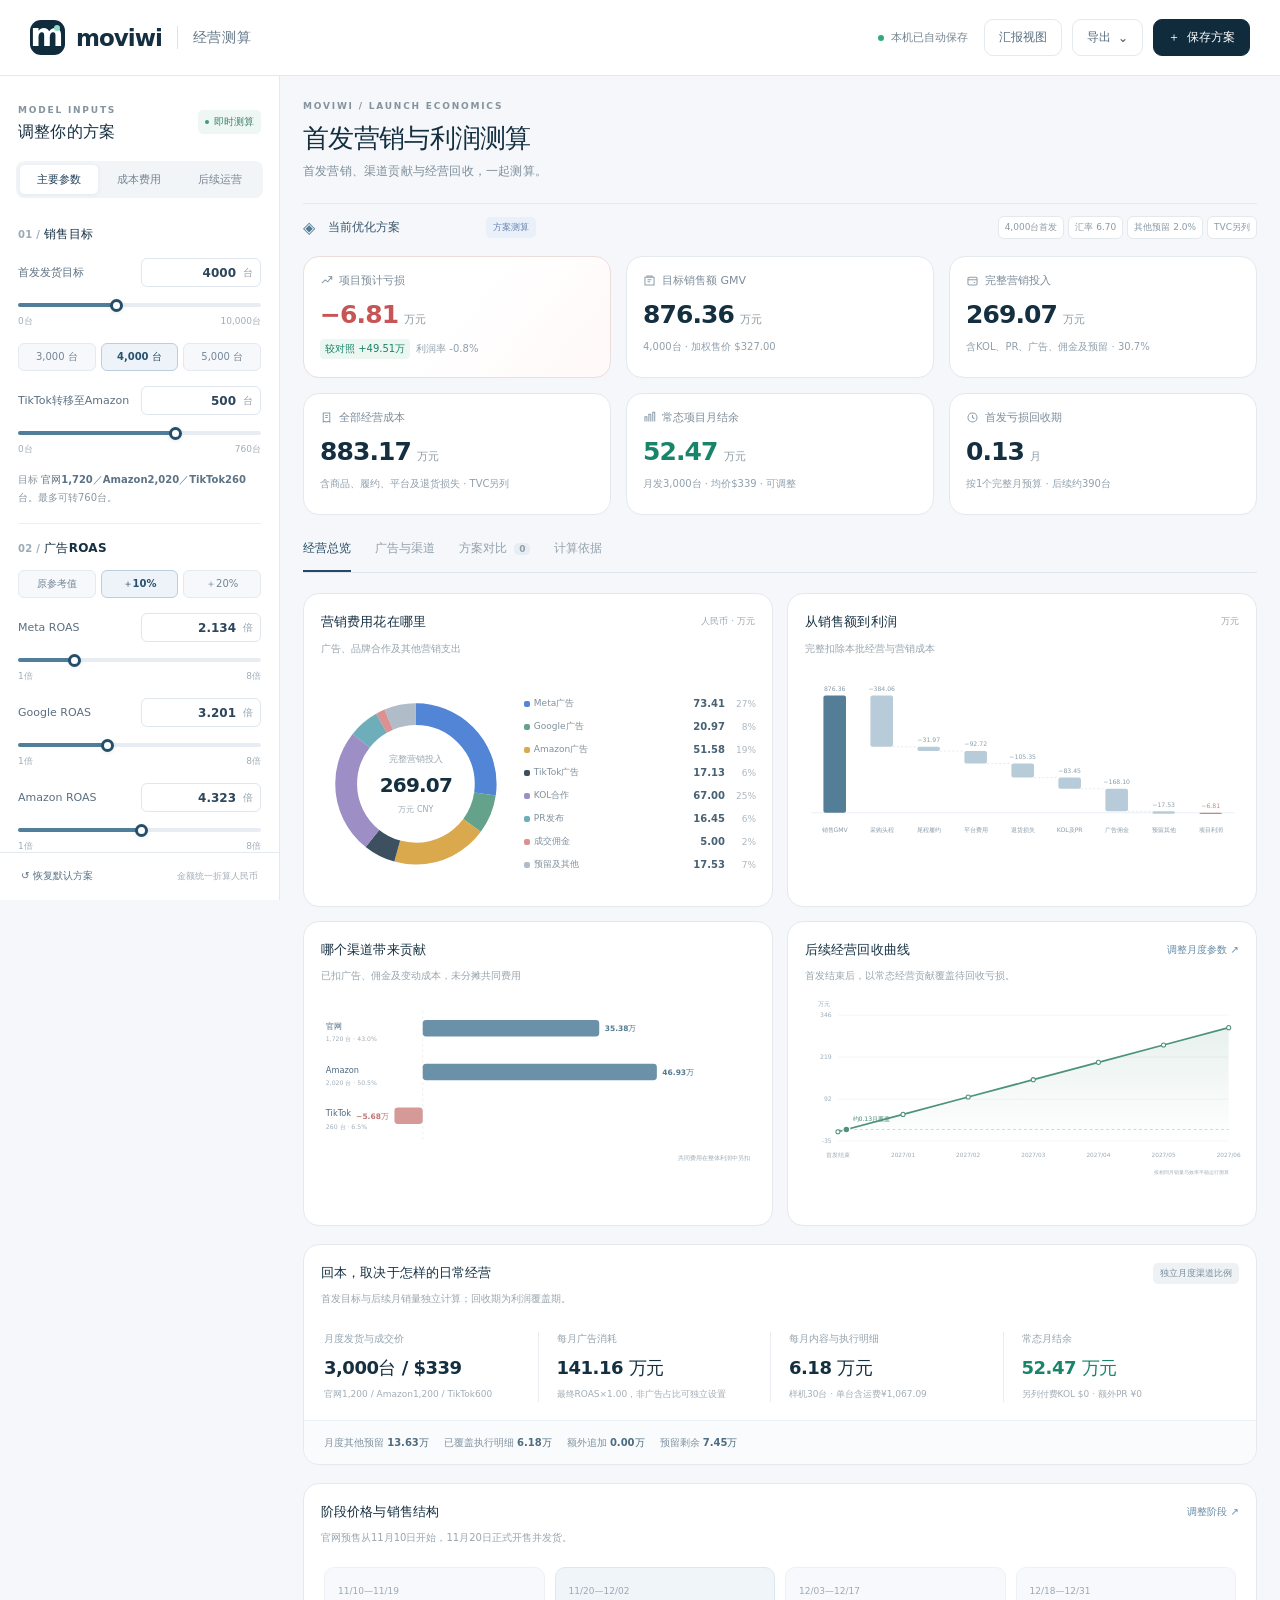
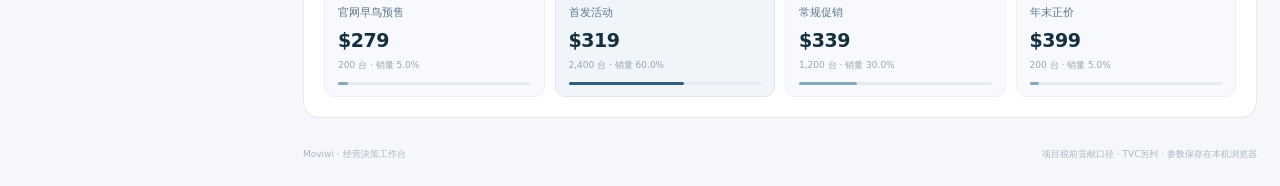
<file: index.html>
<!doctype html>
<html lang="zh-CN">
<head>
  <meta charset="utf-8">
  <meta name="viewport" content="width=device-width,initial-scale=1">
  <meta name="color-scheme" content="light">
  <meta name="description" content="Moviwi 首发营销投入、渠道利润及后续经营回收测算。调整参数，即时比较方案。">
  <title>Moviwi · 营销经营测算</title>
  <link rel="icon" type="image/svg+xml" href="./favicon.svg">
  <link rel="stylesheet" href="./styles.css">
  <script src="./model.js" defer></script>
  <script src="./app.js" defer></script>
</head>
<body>
  <header class="topbar">
    <a class="brand" href="./" aria-label="Moviwi 经营测算首页"><span class="brand-mark">m<span></span></span><span class="brand-name">moviwi<span class="brand-divider"></span><span class="brand-product">经营测算</span></span></a>
    <div class="top-actions">
      <span class="save-status" id="save-status"><span class="status-dot"></span>本机自动保存</span>
      <button class="button button-quiet" id="report-toggle" type="button">汇报视图</button>
      <details class="export-menu" id="export-menu"><summary class="button button-quiet">导出 <span aria-hidden="true">⌄</span></summary><div class="menu-popover"><button type="button" id="export-csv">数据表 CSV</button><button type="button" id="export-json">参数备份 JSON</button><button type="button" id="import-json">导入参数 JSON</button><button type="button" id="print-report">打印 / 保存 PDF</button><a href="./offline.html" id="download-offline" download="Moviwi_经营测算_离线版.html">下载离线页面</a></div></details>
      <button class="button button-primary" id="save-scenario" type="button"><span aria-hidden="true">＋</span> 保存方案</button>
    </div>
  </header>
  <div class="workspace">
    <aside class="sidebar" id="sidebar" aria-label="测算参数">
      <div class="sidebar-heading"><div><span class="eyebrow">MODEL INPUTS</span><h2>调整你的方案</h2></div><span class="live-badge"><i></i>即时测算</span><button class="sidebar-close" type="button" id="close-inputs" aria-label="关闭参数面板">×</button></div>
      <div class="input-tabs" role="tablist" aria-label="参数分组"><button role="tab" aria-selected="true" data-input-tab="main">主要参数</button><button role="tab" aria-selected="false" data-input-tab="cost">成本费用</button><button role="tab" aria-selected="false" data-input-tab="monthly">后续运营</button></div>
      <div class="controls-scroll" id="controls"></div>
      <div class="sidebar-footer"><button id="reset-defaults" type="button">↺ 恢复默认方案</button><span>金额统一折算人民币</span></div>
    </aside>
    <main id="main" class="main">
      <section class="page-heading">
        <div><div class="eyebrow">MOVIWI / LAUNCH ECONOMICS</div><h1>首发营销与利润测算</h1><p>首发营销、渠道贡献与经营回收，一起测算。</p></div>
        <button type="button" class="button button-mobile" id="mobile-inputs">调整参数</button>
      </section>
      <div class="scenario-bar"><div class="scenario-ident"><span class="scenario-icon" aria-hidden="true">◈</span><input id="scenario-name" aria-label="当前方案名称" maxlength="60" value="当前优化方案"><span class="badge badge-blue">方案测算</span></div><div class="scenario-meta" id="scenario-meta"></div></div>
      <div class="validation-banner" id="validation-banner" role="alert" hidden></div>
      <div class="notice-banner" id="notice-banner" role="status" hidden></div>
      <section class="metrics" id="metrics" aria-label="经营核心指标"></section>
      <nav class="view-tabs" aria-label="结果视图"><button class="active" data-view="overview" aria-current="page">经营总览</button><button data-view="channels">广告与渠道</button><button data-view="compare">方案对比 <span id="scenario-count">0</span></button><button data-view="basis">计算依据</button></nav>
      <div id="results">
        <section class="view-panel" id="view-overview" aria-label="经营总览">
          <div class="chart-grid">
            <article class="panel"><div class="panel-heading"><div><h2>营销费用花在哪里</h2><p>广告、品牌合作及其他营销支出</p></div><span class="unit-label">人民币 · 万元</span></div><div id="budget-chart" class="budget-chart"></div></article>
            <article class="panel"><div class="panel-heading"><div><h2>从销售额到利润</h2><p>完整扣除本批经营与营销成本</p></div><span class="unit-label">万元</span></div><div id="waterfall-chart" class="chart-frame"></div></article>
            <article class="panel"><div class="panel-heading"><div><h2>哪个渠道带来贡献</h2><p>已扣广告、佣金及变动成本，未分摊共同费用</p></div></div><div id="channel-chart" class="chart-frame"></div></article>
            <article class="panel"><div class="panel-heading"><div><h2>后续经营回收曲线</h2><p id="recovery-subtitle">首发结束后，以常态月经营贡献回收亏损</p></div><button type="button" class="text-button" id="edit-monthly">调整月度参数 ↗</button></div><div id="recovery-chart" class="chart-frame"></div></article>
          </div>
          <article class="panel operating-panel"><div class="panel-heading"><div><h2>回本，取决于怎样的日常经营</h2><p>首发目标与后续月销量独立计算；回收期为利润覆盖期。</p></div><span class="badge" id="monthly-mix-badge"></span></div><div class="operating-stats" id="operating-stats"></div><div class="coverage-row" id="coverage-row"></div></article>
          <article class="panel phases-panel"><div class="panel-heading"><div><h2>阶段价格与销售结构</h2><p>官网预售从11月10日开始，11月20日正式开售并发货。</p></div><button type="button" class="text-button" id="edit-phases">调整阶段 ↗</button></div><div id="phase-summary"></div></article>
        </section>
        <section class="view-panel" id="view-channels" aria-label="广告与渠道" hidden>
          <article class="panel"><div class="panel-heading"><div><h2>广告订单，能留下多少贡献</h2><p>单台口径含2%预留及适用广告佣金，未分摊KOL、PR等共同费用。</p></div><label class="inline-select">测算售价 <select id="ad-price" aria-label="广告表现测算售价"><option value="319">活动价 $319</option><option value="339">常态价 $339</option><option value="weighted">各渠道首发加权价</option></select></label></div><div id="ad-performance"></div><p class="panel-footnote">ROAS的分子沿用发货GMV；退货另计损失。这里展示输入条件下的预计表现，实际执行需用去重订单及实际成本校准。</p></article>
          <article class="panel"><div class="panel-heading"><div><h2>渠道费用与利润</h2><p>先看渠道直接贡献，再按需要分摊共同费用。</p></div><label class="inline-select">共同费用分摊 <select id="allocation-mode" aria-label="共同费用分摊方式"><option value="none">共同费用单列</option><option value="gmv">按渠道GMV</option><option value="units">按渠道销量</option><option value="custom">自定义比例</option></select></label></div><div id="custom-allocation" hidden></div><div id="channel-details"></div></article>
          <article class="panel"><div class="panel-heading"><div><h2>投放预算拆分</h2><p>官网广告按归因GMV分配至Meta和Google，综合ROAS按金额加权。</p></div></div><div id="media-details"></div></article>
        </section>
        <section class="view-panel" id="view-compare" aria-label="方案对比" hidden>
          <article class="panel"><div class="panel-heading"><div><h2>把不同选择放在一起看</h2><p>当前方案始终与同销量的原经营假设对照，可再选最多两份已保存方案。</p></div><button class="button button-primary" type="button" id="save-scenario-second">保存当前方案</button></div><div id="comparison-table"></div></article>
          <article class="panel"><div class="panel-heading"><div><h2>已保存的方案</h2><p>保存在当前浏览器。跨设备使用时，可导出并导入JSON参数。</p></div></div><div id="saved-scenarios"></div></article>
        </section>
        <section class="view-panel" id="view-basis" aria-label="计算依据" hidden>
          <article class="panel"><div class="panel-heading"><div><h2>读懂这份测算</h2><p>所有结果来自当前参数；参考值和待核实费用分别列明。</p></div><span class="badge">口径更新 2026.10.19</span></div><div id="basis-content"></div></article>
        </section>
      </div>
      <footer class="main-footer"><span>Moviwi · 经营决策工作台</span><span>项目税前贡献口径 · TVC另列 · 参数保存在本机浏览器</span></footer>
    </main>
  </div>
  <dialog id="save-dialog"><form id="save-form"><span class="eyebrow">SAVE SCENARIO</span><h2>保存当前方案</h2><p>保留这组参数，之后可以载入或与其他方案比较。</p><label for="save-name">方案名称</label><input id="save-name" maxlength="60" required placeholder="例如：4千台 退货改善1个百分点"><div class="dialog-actions"><button type="button" class="button button-quiet" id="cancel-save">取消</button><button type="submit" class="button button-primary">保存方案</button></div></form></dialog>
  <input type="file" id="import-file" accept=".json,application/json" hidden>
  <div class="toast" id="toast" role="status" aria-live="polite" hidden></div>
  <noscript><p class="noscript">请启用JavaScript以使用交互测算。所有计算均在你的浏览器内完成。</p></noscript>
</body>
</html>
</file>
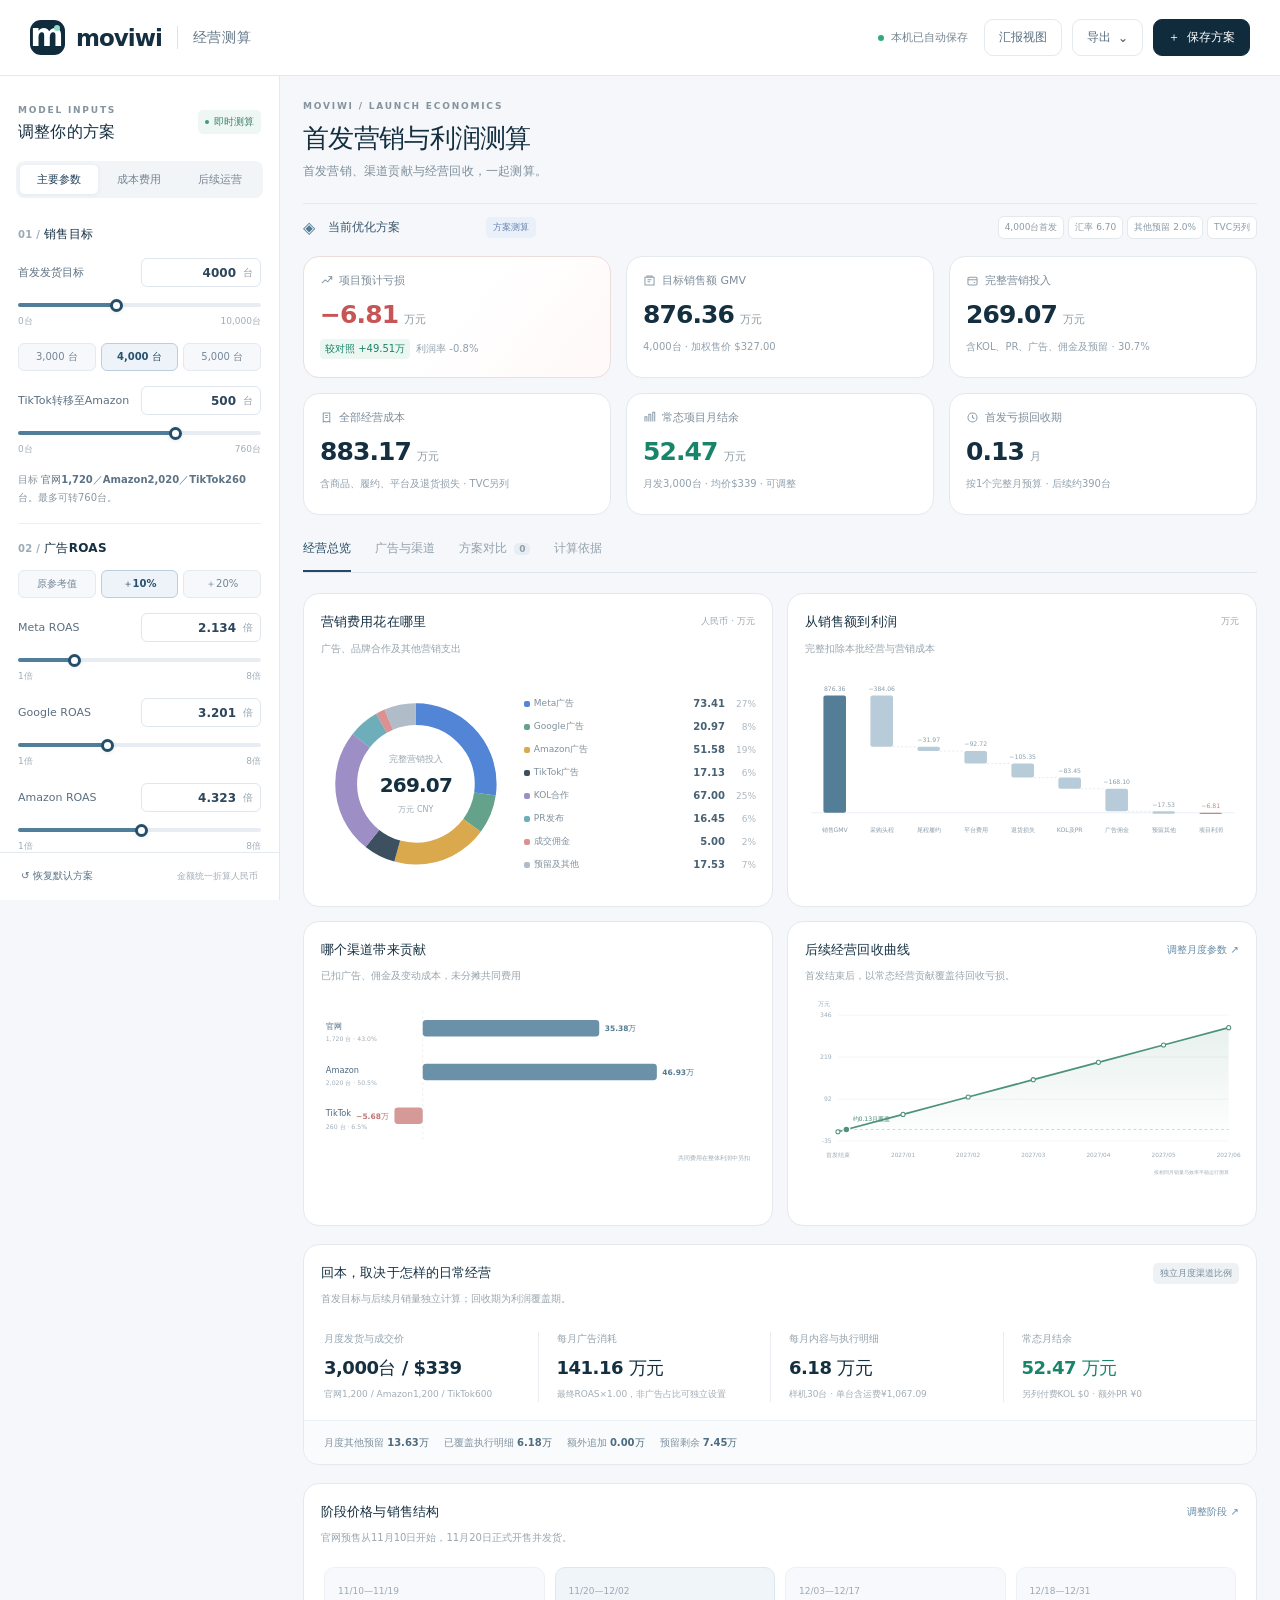
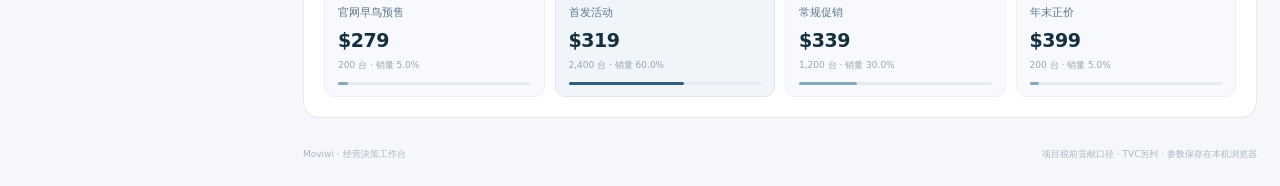
<file: offline.html>
<!doctype html>
<html lang="zh-CN">
<head>
  <meta charset="utf-8">
  <meta name="viewport" content="width=device-width,initial-scale=1">
  <meta name="color-scheme" content="light">
  <meta name="description" content="Moviwi 首发营销投入、渠道利润及后续经营回收测算。调整参数，即时比较方案。">
  <title>Moviwi · 营销经营测算</title>
  <link rel="icon" type="image/svg+xml" href="data:image/svg+xml,%3Csvg%20xmlns%3D%22http%3A%2F%2Fwww.w3.org%2F2000%2Fsvg%22%20viewBox%3D%220%200%2064%2064%22%3E%3Crect%20width%3D%2264%22%20height%3D%2264%22%20rx%3D%2218%22%20fill%3D%22%23102b3c%22%2F%3E%3Cpath%20d%3D%22M13%2043V25h7v3c4-5%2011-5%2015%200%205-6%2016-5%2016%205v10h-8V33c0-4-6-4-6%200v10h-8V33c0-4-8-4-8%200v10z%22%20fill%3D%22%23fff%22%2F%3E%3Ccircle%20cx%3D%2249%22%20cy%3D%2217%22%20r%3D%225%22%20fill%3D%22%238fd7c3%22%2F%3E%3C%2Fsvg%3E%0A">
  <style>:root{--ink:#142f40;--muted:#73818e;--line:#e4e9ee;--bg:#f5f7fa;--navy:#102b3c;--blue:#366dd9;--teal:#18846a;--mint:#e9f5f0;--red:#c75555;--red-bg:#fcf0f0;--amber:#ad741f;--radius:16px;font-family:Inter,"Microsoft YaHei","PingFang SC",system-ui,sans-serif;color:var(--ink);background:var(--bg);font-size:14px;font-synthesis:none}
*{box-sizing:border-box}body{margin:0}button,input,select{font:inherit}button,a,input,select,summary{-webkit-tap-highlight-color:transparent}button{cursor:pointer}button:disabled{opacity:.45;cursor:not-allowed}button:focus-visible,a:focus-visible,input:focus-visible,summary:focus-visible,select:focus-visible{outline:3px solid #91b2f1;outline-offset:3px}a{color:var(--blue)}[hidden]{display:none!important}button{color:inherit}svg{font-family:inherit}input{font-variant-numeric:tabular-nums}input[type=number]{appearance:textfield;-moz-appearance:textfield}input::-webkit-inner-spin-button,input::-webkit-outer-spin-button{-webkit-appearance:none;margin:0}button svg{width:16px;height:16px;vertical-align:middle;fill:none;stroke:currentColor;stroke-width:1.7;stroke-linecap:round;stroke-linejoin:round}
.topbar{height:76px;position:sticky;top:0;z-index:30;display:flex;align-items:center;justify-content:space-between;padding:0 30px;background:#fff;border-bottom:1px solid var(--line)}.brand{display:flex;gap:11px;align-items:center;text-decoration:none;color:var(--ink)}.brand-mark{width:35px;height:35px;border-radius:11px;background:var(--navy);color:white;line-height:30px;font-size:32px;font-weight:800;text-align:center;position:relative;letter-spacing:-4px;padding-right:5px}.brand-mark>span{position:absolute;right:5px;top:5px;width:6px;height:6px;border-radius:50%;background:#93dcc7}.brand-name{font-size:23px;letter-spacing:-1px;font-weight:750;display:flex;align-items:center;gap:15px}.brand-divider{height:23px;width:1px;background:#dce3e9}.brand-product{font-size:14px;letter-spacing:.6px;font-weight:550;color:#617486}.top-actions{display:flex;gap:10px;align-items:center}.button{height:37px;padding:0 14px;display:inline-flex;align-items:center;justify-content:center;gap:7px;border:1px solid var(--line);background:white;border-radius:9px;font-weight:550;font-size:12px;white-space:nowrap;transition:background .15s,transform .15s;text-decoration:none}.button:hover{background:#f0f4f7}.button:active{transform:translateY(1px)}.button-primary{background:var(--navy);border-color:var(--navy);color:#fff}.button-primary:hover{background:#1d4156}.button-quiet{color:#586d7e}.save-status{display:flex;align-items:center;gap:7px;font-size:11px;color:#758591;margin-right:6px}.status-dot{width:6px;height:6px;border-radius:50%;background:#34a880}.save-status.failed{color:var(--amber)}.save-status.failed .status-dot{background:#db982f}.export-menu{position:relative}.export-menu>summary{list-style:none;cursor:pointer}.export-menu>summary::-webkit-details-marker{display:none}.menu-popover{position:absolute;right:0;top:47px;background:white;box-shadow:0 10px 38px #1632461c;border:1px solid var(--line);padding:6px;border-radius:12px;min-width:174px;z-index:100}.menu-popover>button{display:block;width:100%;text-align:left;border:0;background:white;padding:11px;border-radius:7px;font-size:12px}.menu-popover>button:hover{background:#f1f5fa}
.workspace{display:grid;grid-template-columns:312px minmax(0,1fr);align-items:start}.sidebar{position:sticky;top:76px;height:calc(100dvh - 76px);background:#fff;border-right:1px solid var(--line);display:flex;flex-direction:column;min-height:0;z-index:20}.sidebar-heading{display:flex;align-items:center;justify-content:space-between;padding:25px 22px 19px}.eyebrow{font-size:9px;font-weight:700;letter-spacing:1.8px;color:#84939d}.sidebar-heading h2{font-size:16px;letter-spacing:.2px;margin:6px 0 0;font-weight:650}.live-badge{display:inline-flex;gap:5px;align-items:center;font-size:10px;background:#eef7f3;padding:5px 7px;border-radius:5px;color:#42816e}.live-badge i{width:4px;height:4px;background:#3d9b79;border-radius:100%}.input-tabs{display:grid;grid-template-columns:repeat(3,1fr);margin:0 20px 12px;padding:4px;background:#f2f5f8;border-radius:8px;gap:3px}.input-tabs button{background:transparent;border:0;border-radius:5px;padding:7px 1px;font-size:11px;color:#788592;white-space:nowrap}.input-tabs button[aria-selected=true]{background:white;color:#213f56;font-weight:650;box-shadow:0 1px 5px #152c4310}.controls-scroll{flex:1;min-height:0;overflow:auto;padding:0 21px 20px;scrollbar-width:thin;scrollbar-color:#dae1e8 transparent}.control-group{border-bottom:1px solid #edf0f3;padding:16px 0 17px}.control-group:last-child{border-bottom:0}.control-group-title{display:flex;align-items:center;justify-content:space-between;gap:7px;font-size:12px;font-weight:650;margin:0 0 13px;letter-spacing:.3px}.control-group-title .group-number{color:#9aabb8;font-size:10px;font-weight:550}.control-note{font-size:10px;line-height:1.75;color:#8b96a1;margin:8px 0 0}.control-note strong{font-weight:550;color:#5c7385}.field{margin:15px 0}.field:first-child{margin-top:0}.field:last-child{margin-bottom:0}.field-head{display:flex;align-items:center;justify-content:space-between;gap:10px;margin-bottom:7px}.field-label{font-size:11px;color:#5b6f80;line-height:1.6}.value-box{display:flex;align-items:center;border:1px solid #dfe6ed;background:white;border-radius:6px;min-width:72px;max-width:120px;height:29px;overflow:hidden}.value-box input{width:100%;border:0;outline:0;background:transparent;min-width:0;padding:4px 7px;font-size:12px;font-weight:650;color:#2d465b;text-align:right}.value-box:focus-within{border-color:#789fdf;box-shadow:0 0 0 2px #4384ef12}.value-box span{font-size:10px;color:#91a0ab;padding-right:7px;white-space:nowrap}.field input[type=range]{width:100%;height:4px;margin:5px 0 0;cursor:pointer;appearance:none;border-radius:10px;outline:none;background:linear-gradient(to right,#507e9b var(--fill,40%),#e7edf2 var(--fill,40%))}.field input[type=range]::-webkit-slider-thumb{appearance:none;width:13px;height:13px;background:#fff;border:3px solid #244e69;border-radius:50%;box-shadow:0 1px 4px #244e691c}.field input[type=range]::-moz-range-thumb{width:8px;height:8px;background:#fff;border:3px solid #244e69;border-radius:50%}.range-ends{display:flex;justify-content:space-between;font-size:9px;color:#a0acb6;margin-top:5px}.quantity-presets,.quick-buttons{display:flex;gap:5px;margin-top:9px}.quantity-presets button,.quick-buttons button{flex:1;padding:6px 4px;background:#f6f8fb;border:1px solid #e5eaf0;border-radius:6px;font-size:10px;color:#758696}.quantity-presets button.active,.quick-buttons button.active{color:#28526f;background:#edf3f8;border-color:#bbcedd;font-weight:650}.section-tag{font-size:9px;letter-spacing:0;background:#edf3f7;color:#728ca2;padding:3px 5px;border-radius:4px;font-weight:500}.toggle-field{display:flex;gap:9px;align-items:flex-start;font-size:11px;line-height:1.65;color:#5e7486;margin:11px 0}.toggle-field input{accent-color:var(--teal);margin-top:3px;cursor:pointer}.full-number{display:flex;align-items:center;gap:8px;margin:12px 0}.full-number>label{flex:1;font-size:11px;line-height:1.6;color:#627789}.full-number .value-box{width:118px;flex-shrink:0}.full-number input[type=month]{font-size:11px;color:#476174;border:1px solid #dfe6ed;border-radius:5px;max-width:145px;padding:5px}.small-table{border-collapse:collapse;width:100%;margin:9px 0 0;font-size:10px}.small-table th{font-weight:500;color:#9ba7b1;padding:4px 3px;text-align:right}.small-table td{padding:5px 3px;color:#617a8d}.small-table th:first-child,.small-table td:first-child{text-align:left}.small-table input{border:1px solid #e1e7ee;border-radius:5px;padding:5px 4px;width:68px;text-align:right;background:#fff;font-size:10px;color:#375269}.sidebar-footer{padding:14px 21px 15px;border-top:1px solid var(--line);display:flex;justify-content:space-between;align-items:center;gap:7px;background:white}.sidebar-footer button{font-size:10px;background:transparent;border:0;padding:2px 0;color:#597286}.sidebar-footer span{font-size:9px;color:#a3adb7}.field.invalid .value-box,.full-number.invalid .value-box{border-color:#d66b6b;background:#fff5f5}.is-disabled{opacity:.5}.is-disabled input{cursor:not-allowed}
.main{min-width:0;padding:29px 32px 17px;max-width:1700px;width:100%;margin:auto}.page-heading{display:flex;justify-content:space-between;align-items:center;margin-bottom:23px}.page-heading h1{font-size:26px;font-weight:650;letter-spacing:-.7px;margin:9px 0 7px;line-height:1.4}.page-heading p{font-size:12px;color:#7d8d9a;margin:0;letter-spacing:.2px}.button-mobile{display:none}.scenario-bar{display:flex;align-items:center;justify-content:space-between;padding:12px 0 17px;border-top:1px solid var(--line);gap:10px}.scenario-ident{display:flex;gap:8px;align-items:center;min-width:0}.scenario-icon{color:#547b96;font-size:16px}.scenario-ident input{font-size:12px;border:1px solid transparent;background:transparent;padding:3px 4px;font-weight:550;color:#39576d;width:155px;border-radius:4px;min-width:80px}.scenario-ident input:hover{border-color:#d9e2ec}.scenario-ident input:focus{background:white;border-color:#b7c9d7;outline:none}.badge{display:inline-block;font-size:9px;font-weight:550;color:#798d9b;padding:4px 7px;border-radius:5px;background:#eef2f5;white-space:nowrap}.badge-blue{background:#eaf0fa;color:#6885b2}.scenario-meta{display:flex;gap:7px;flex-wrap:wrap;align-items:center;justify-content:flex-end;font-size:10px;color:#8a99a6}.meta-chip{background:white;padding:5px 8px;border:1px solid var(--line);border-radius:6px;white-space:nowrap}.meta-chip.warning{color:#ad7b34;background:#fffaf2;border-color:#efe1ca}.metrics{display:grid;grid-template-columns:repeat(3,minmax(0,1fr));gap:15px;margin-bottom:25px}.metric{background:white;border:1px solid var(--line);border-radius:var(--radius);padding:18px 20px 16px;min-height:122px;box-shadow:0 2px 4px #152e4102;position:relative}.metric-label{display:flex;align-items:center;gap:6px;font-size:11px;color:#7c8c99}.metric-label svg{height:13px;width:13px;stroke:#8d9fad;stroke-width:1.6;fill:none}.metric-value{font-size:28px;font-weight:650;letter-spacing:-.9px;line-height:1.2;margin:12px 0 9px;font-variant-numeric:tabular-nums;white-space:nowrap}.metric-value .metric-unit{font-size:11px;letter-spacing:0;font-weight:500;color:#8c9ba5;margin-left:6px}.metric-sub{font-size:10px;color:#91a0ad;line-height:1.55;display:flex;align-items:center;gap:6px;flex-wrap:wrap}.metric-sub b{font-weight:550;color:#667d8f}.metric-profit{border-color:#d6e7df;background:linear-gradient(130deg,#fff 50%,#f6fbf8)}.metric-profit.negative{border-color:#eddede;background:linear-gradient(130deg,#fff 50%,#fff8f8)}.positive{color:var(--teal)!important}.negative{color:var(--red)!important}.neutral{color:#7c8c99!important}.pill-up{color:var(--teal);background:#edf7f2;border-radius:4px;padding:2px 5px}.pill-down{color:var(--red);background:#fff0f0;border-radius:4px;padding:2px 5px}.metric-wide-text{font-size:22px;line-height:1.5}.view-tabs{display:flex;align-items:center;gap:24px;border-bottom:1px solid #dfe6ed;margin-bottom:20px}.view-tabs button{background:transparent;border:0;border-bottom:2px solid transparent;padding:0 0 13px;color:#92a0ac;font-size:12px;font-weight:550;white-space:nowrap}.view-tabs button.active{color:#244b65;border-bottom-color:#244b65}.view-tabs button span{font-size:9px;background:#e8edf3;padding:1px 5px;border-radius:5px;margin-left:3px;color:#8d9ca7}.chart-grid{display:grid;grid-template-columns:repeat(2,minmax(0,1fr));gap:18px}.panel{min-width:0;background:white;border:1px solid var(--line);border-radius:var(--radius);overflow:hidden;margin-bottom:18px;box-shadow:0 2px 4px #102b3c02}.chart-grid .panel{margin-bottom:0}.panel-heading{padding:20px 20px 5px;display:flex;align-items:flex-start;justify-content:space-between;gap:10px}.panel-heading h2{font-size:13px;font-weight:650;letter-spacing:.1px;margin:0 0 7px;line-height:1.55}.panel-heading p{color:#99a5ae;font-size:10px;margin:0;line-height:1.75}.unit-label{font-size:9px;color:#9ba7b1;white-space:nowrap;padding-top:3px}.chart-frame{padding:6px 15px 10px;min-height:235px}.chart-frame svg{display:block;width:100%;height:auto}.budget-chart{padding:18px 20px 22px;display:flex;gap:20px;align-items:center;min-height:244px}.donut-wrap{flex:0 0 44%;max-width:210px;position:relative}.donut-wrap svg{display:block;width:100%;height:auto;transform:rotate(-90deg)}.donut-center{position:absolute;inset:0;display:flex;align-items:center;justify-content:center;flex-direction:column;gap:7px;pointer-events:none}.donut-center span{color:#98a5b0;font-size:9px}.donut-center strong{font-size:22px;font-weight:650;letter-spacing:-.8px}.donut-center small{color:#9da9b4;font-size:8px}.donut-legend{flex:1;min-width:0;display:grid;gap:10px}.legend-row{display:flex;align-items:center;gap:6px;font-size:9px;color:#80909c}.legend-dot{width:6px;height:6px;border-radius:2px;flex-shrink:0}.legend-row .legend-name{flex:1;min-width:0}.legend-row b{font-weight:600;color:#486173;font-size:10px;font-variant-numeric:tabular-nums}.legend-row small{width:27px;text-align:right;color:#adb7bf;font-size:9px}.operating-panel{margin-top:18px}.operating-stats{display:grid;grid-template-columns:repeat(4,minmax(0,1fr));padding:20px 20px 18px;gap:18px}.operating-stat{border-right:1px solid #e9edf2}.operating-stat:last-child{border:0}.operating-stat p{font-size:10px;color:#95a3ae;margin:0 0 10px}.operating-stat strong{font-size:18px;font-weight:600;letter-spacing:-.5px}.operating-stat small{display:block;font-size:9px;color:#a1adb6;margin-top:7px;line-height:1.6}.coverage-row{padding:12px 20px;background:#f9fbfc;border-top:1px solid #edf0f4;display:flex;gap:15px;font-size:10px;line-height:1.9;color:#8293a0;flex-wrap:wrap}.coverage-row b{color:#4e6c7f;font-weight:550}.text-button{background:none;border:0;font-size:10px;white-space:nowrap;color:#688ba5;padding:3px 0}.phase-grid{display:grid;grid-template-columns:repeat(4,minmax(0,1fr));gap:10px;padding:16px 20px 20px}.phase-item{padding:13px 13px 11px;background:#f7f9fc;border-radius:10px;border:1px solid #edf1f5;position:relative}.phase-item .phase-date{font-size:9px;color:#9ba8b3}.phase-item h3{font-size:11px;color:#60788d;margin:8px 0 9px;font-weight:550}.phase-item strong{font-size:19px;font-weight:650;letter-spacing:-.5px}.phase-item .phase-qty{font-size:9px;color:#97a4ae;margin-top:8px}.phase-item .phase-bar{height:3px;background:#e5ebf1;border-radius:3px;margin-top:10px}.phase-item .phase-bar span{display:block;height:100%;background:#83a7bc;border-radius:3px}.phase-item.highlight{background:#f0f5fa;border-color:#dce7f1}.phase-item.highlight .phase-bar span{background:#315f7d}.main-footer{display:flex;justify-content:space-between;gap:15px;padding-top:11px;color:#abb6c0;font-size:9px;line-height:1.7;margin-bottom:8px}
.validation-banner,.notice-banner{padding:12px 15px;margin-bottom:16px;border-radius:9px;font-size:11px;line-height:1.8}.validation-banner{background:#fff0ef;border:1px solid #f0c9c5;color:#a24d48}.notice-banner{background:#fff8ec;border:1px solid #f1dfbe;color:#9d762e}.validation-banner strong{font-weight:650}.validation-banner button{float:right;border:0;background:transparent;font-size:10px;color:inherit}.results-invalid{opacity:.5;pointer-events:none}.table-wrap{overflow:auto;padding:8px 20px 18px;scrollbar-width:thin}.data-table{width:100%;border-collapse:collapse;font-size:10px;white-space:nowrap;text-align:right}.data-table th{padding:13px 10px;border-bottom:1px solid #e4eaf0;font-size:9px;font-weight:500;color:#94a4b0;background:#fafbfd}.data-table td{padding:15px 10px;border-bottom:1px solid #edf1f4;font-variant-numeric:tabular-nums;color:#4b6579}.data-table tr:last-child td{border-bottom:0}.data-table th:first-child,.data-table td:first-child{text-align:left;padding-left:5px}.data-table th:last-child,.data-table td:last-child{padding-right:4px}.data-table td small{display:block;color:#a5b0b9;font-size:9px;margin-top:5px}.data-table tr.total td{font-weight:650;background:#f6f9fc;border-top:1px solid #dfe7ef}.media-name{display:flex;align-items:center;gap:8px;font-weight:550;color:#314d62}.platform-icon{width:23px;height:23px;display:inline-flex;align-items:center;justify-content:center;border-radius:6px;font-size:10px;font-weight:700;flex-shrink:0}.status-badge{padding:4px 7px;border-radius:4px;font-size:9px;background:#eaf5ee;color:#358068;white-space:nowrap}.status-badge.bad{color:#b96664;background:#fdf0ef}.status-badge.warn{color:#b08039;background:#fcf5e9}.inline-select{font-size:9px;color:#9aa6b1;display:flex;align-items:center;gap:7px;white-space:nowrap}.inline-select select{font-size:10px;color:#567287;border:1px solid #e1e8ef;border-radius:6px;padding:7px;background:#fff;max-width:150px}.panel-footnote{font-size:10px;color:#9aa7b2;line-height:1.9;padding:0 20px 16px;margin:0}.common-summary{background:#f7fafb;padding:13px 20px;display:flex;justify-content:space-between;align-items:center;gap:10px;border-top:1px solid var(--line);font-size:10px;color:#879ba8;flex-wrap:wrap}.common-summary b{font-weight:550;color:#546e82}.allocation-fields{display:flex;gap:20px;padding:10px 20px;background:#f8fafc}.allocation-fields .full-number{flex:1;margin:5px 0}.allocation-fields .value-box{width:70px}.empty-state{text-align:center;padding:42px 20px;color:#9ba9b4}.empty-state .empty-icon{display:inline-flex;align-items:center;justify-content:center;border:1px dashed #dce4ec;background:#fafcfd;border-radius:13px;width:45px;height:45px;color:#a8b9c7;font-size:23px}.empty-state h3{font-size:12px;font-weight:550;color:#7f94a5;margin:15px 0 9px}.empty-state p{font-size:11px;line-height:1.8;margin:0}.comparison-table td.current-column,.comparison-table th.current-column{background:#f0f6fa;color:#2d536e}.comparison-table td:first-child{min-width:150px}.comparison-table th{white-space:normal;min-width:160px;max-width:260px;line-height:1.8}.saved-list{padding:5px 20px 16px}.saved-item{display:flex;justify-content:space-between;align-items:center;padding:15px 0;border-bottom:1px solid #edf1f4;gap:12px}.saved-item:last-child{border:0}.saved-item h3{font-size:12px;font-weight:550;margin:0 0 7px;color:#446276}.saved-item p{font-size:10px;color:#98a8b4;margin:0;line-height:1.6}.saved-item-actions{display:flex;align-items:center;gap:11px}.saved-item-actions button{background:none;border:0;padding:4px 0;font-size:10px;color:#7191a7}.saved-item-actions .delete-scenario{color:#b8a0a0}.compare-check{font-size:10px;color:#93a3af;display:flex;gap:4px;align-items:center}.compare-check input{accent-color:#3b6e8e}.basis-content{padding:12px 24px 25px;line-height:1.9;font-size:11px;color:#7d91a2}.basis-content h3{color:#385b74;font-size:12px;margin:21px 0 9px;font-weight:600}.basis-content p{margin:7px 0}.basis-content ol,.basis-content ul{padding-left:18px;margin:8px 0}.basis-content li{margin:5px 0}.basis-content a{color:#4f7f9d;text-decoration:none}.basis-content a:hover{text-decoration:underline}.basis-content code{font-family:inherit;background:#f3f6f9;padding:3px 6px;border-radius:4px;color:#526f84;font-size:10px}.basis-content .source-row{display:flex;align-items:baseline;gap:10px;padding:10px 0;border-bottom:1px solid #edf1f4;flex-wrap:wrap}.basis-content .source-row a{min-width:180px}.basis-content .source-row span{font-size:10px;color:#9aa8b3}.print-summary{display:none}.noscript{margin:30px;padding:20px;background:#fff4d9;color:#86672c}
dialog{border:1px solid #e3e9ef;border-radius:18px;padding:28px;max-width:420px;width:calc(100% - 36px);box-shadow:0 24px 100px #18334429;color:var(--ink)}dialog::backdrop{background:#102a3d59;backdrop-filter:blur(3px)}dialog h2{font-size:19px;font-weight:600;margin:10px 0 12px}dialog p{font-size:12px;line-height:1.9;color:#8a9aa7;margin:0 0 20px}dialog label{display:block;font-size:11px;color:#7490a2;margin-bottom:8px}dialog input{width:100%;border:1px solid #d8e2eb;border-radius:8px;padding:11px 12px;font-size:12px;color:#355570;outline:none}dialog input:focus{border-color:#86a8c2}.dialog-actions{display:flex;justify-content:flex-end;gap:10px;margin-top:23px}.toast{position:fixed;bottom:24px;left:50%;transform:translateX(-50%);display:flex;align-items:center;gap:18px;border-radius:10px;background:#17394b;color:#e6eff5;padding:12px 19px;box-shadow:0 6px 30px #102b3c26;font-size:12px;z-index:200;max-width:calc(100% - 35px);line-height:1.6}.toast button{background:none;border:0;color:#a8e6cf;font-size:11px;white-space:nowrap}.report-mode .workspace{grid-template-columns:1fr}.report-mode .sidebar{display:none}.report-mode .top-actions #save-scenario,.report-mode .save-status{display:none}.report-mode .main{max-width:1360px}.report-mode .scenario-ident input{pointer-events:none}.report-mode .input-edit-only{display:none}.mobile-scrim{display:none}
@media(min-width:1750px){.main{padding:33px 44px}.metric{min-height:132px;padding:21px 23px}.metric-value{font-size:31px}.chart-frame{padding:8px 22px 14px}.budget-chart{min-height:286px}.donut-wrap{max-width:230px}.donut-legend{gap:13px}.legend-row{font-size:11px}.legend-row b{font-size:12px}.panel-heading h2{font-size:14px}}
@media(max-width:1350px){.workspace{grid-template-columns:280px minmax(0,1fr)}.sidebar-heading{padding:24px 18px 18px}.controls-scroll{padding-left:18px;padding-right:18px}.input-tabs{margin-left:16px;margin-right:16px}.main{padding:25px 23px 15px}.metric{padding:16px 16px 14px}.metric-value{font-size:25px}.chart-grid{gap:14px}.panel-heading{padding:18px 17px 5px}.budget-chart{gap:12px;padding:16px}.legend-row{gap:4px;font-size:9px}.legend-row b{font-size:10px}.donut-center strong{font-size:20px}.scenario-meta{gap:4px}.meta-chip{padding:4px 6px;font-size:9px}}
@media(max-width:1150px){.chart-grid{grid-template-columns:1fr}.budget-chart{justify-content:center;gap:30px;padding:23px 35px}.donut-wrap{flex-basis:35%;max-width:200px}.donut-legend{max-width:300px;gap:13px}.legend-row{font-size:11px}.legend-row b{font-size:12px}.chart-frame{padding:4px 25px 13px;min-height:215px}.chart-frame svg{max-height:310px}.metrics{gap:10px}.metric-value{font-size:22px}.metric{min-height:120px;padding:15px 12px}.metric-sub{font-size:9px}.scenario-meta .meta-chip:nth-child(3){display:none}.operating-stats{gap:10px;padding:17px}.operating-stat strong{font-size:16px}.phase-grid{gap:6px;padding:14px 17px}.phase-item{padding:10px 8px}.phase-item h3{font-size:10px}.topbar{padding:0 22px}.save-status{font-size:10px}.top-actions{gap:7px}.main-footer{font-size:8px}}
@media(max-width:950px){.workspace{grid-template-columns:255px minmax(0,1fr)}.sidebar-heading h2{font-size:14px}.live-badge{font-size:9px;padding:4px}.sidebar-heading{padding:21px 15px 16px}.controls-scroll{padding-left:15px;padding-right:15px}.main{padding:22px 18px 12px}.page-heading h1{font-size:23px}.metrics{grid-template-columns:repeat(2,minmax(0,1fr))}.metric{min-height:116px;padding:16px}.metric-value{font-size:26px}.brand-product,.brand-divider{display:none}.save-status{display:none}.scenario-bar{flex-wrap:wrap;padding-bottom:14px}.scenario-meta{justify-content:flex-start}.scenario-meta .meta-chip:nth-child(3){display:inline}.view-tabs{gap:19px}.view-tabs button{font-size:11px}.operating-stats{grid-template-columns:repeat(2,minmax(0,1fr));gap:17px}.operating-stat:nth-child(2){border:0}.panel-heading{flex-wrap:wrap}.phase-grid{grid-template-columns:repeat(2,minmax(0,1fr))}.main-footer{flex-direction:column;gap:2px}.legend-row{font-size:10px}.donut-center strong{font-size:19px}.budget-chart{padding:22px 20px;gap:20px}.chart-frame{padding:5px 12px 12px}.sidebar-footer{padding:13px 15px}.sidebar-footer span{font-size:8px}}
@media(max-width:720px){.topbar{height:64px;padding:0 16px}.brand-mark{width:31px;height:31px;line-height:27px;font-size:29px;border-radius:9px}.brand-name{font-size:21px}.top-actions{gap:5px}.top-actions .button{font-size:10px;height:33px;padding:0 9px}.top-actions #report-toggle{display:none}.workspace{display:block}.sidebar{display:none;position:fixed;left:0;top:64px;width:min(340px,92vw);height:calc(100dvh - 64px);z-index:50;box-shadow:15px 0 50px #16354c20}.sidebar.mobile-open{display:flex}.mobile-scrim.visible{display:block;position:fixed;inset:64px 0 0;background:#16324745;z-index:45}.main{padding:23px 16px 13px}.page-heading{margin-bottom:20px}.page-heading h1{font-size:23px;letter-spacing:-.7px}.page-heading p{font-size:10px}.button-mobile{display:inline-flex;min-width:70px;background:var(--navy);color:white;font-size:10px;height:33px;padding:0 10px}.eyebrow{font-size:8px;letter-spacing:1.5px}.metrics{gap:10px;margin-bottom:23px}.metric{padding:15px 13px;min-height:119px;border-radius:13px}.metric-value{font-size:25px}.metric-label{font-size:10px}.metric-sub{font-size:9px}.scenario-ident input{width:140px}.scenario-meta{gap:5px}.scenario-meta .meta-chip{font-size:9px}.view-tabs{gap:22px;overflow:auto}.view-tabs button{font-size:11px}.chart-grid{gap:13px}.panel{border-radius:13px;margin-bottom:13px}.panel-heading{padding:17px 16px 6px}.panel-heading h2{font-size:13px}.panel-heading p{font-size:9px}.chart-frame{min-height:170px;padding:7px 10px 12px}.budget-chart{padding:20px 18px 25px;gap:18px;min-height:238px}.donut-wrap{flex-basis:43%}.donut-legend{gap:11px}.donut-center strong{font-size:20px}.legend-row{font-size:9px}.legend-row b{font-size:10px}.legend-row small{width:23px;font-size:8px}.operating-panel{margin-top:13px}.operating-stats{padding:17px 16px}.coverage-row{padding:11px 16px;font-size:9px;gap:5px 15px}.table-wrap{padding:7px 15px 15px}.data-table{font-size:10px}.data-table td{padding:13px 10px}.panel-footnote{padding:0 16px 15px;font-size:9px}.allocation-fields{flex-wrap:wrap;gap:8px 20px}.allocation-fields .full-number{flex-basis:100%}.comparison-table th{min-width:135px}.comparison-table td:first-child{min-width:120px}.saved-item{align-items:flex-start;flex-direction:column}.saved-item-actions{gap:19px}.basis-content{padding:6px 16px 21px;font-size:10px}.basis-content h3{font-size:11px}.source-row{gap:3px!important}.source-row a{min-width:0!important}.phase-grid{padding:13px 16px 16px}.report-mode .button-mobile{display:none}}
@media print{@page{size:A4 landscape;margin:12mm}*{print-color-adjust:exact;-webkit-print-color-adjust:exact}body{background:#fff;font-size:10px}.topbar{position:static;height:40px;padding:0 0 10px;border-bottom:1px solid #dce4ec}.brand-name{font-size:18px}.brand-mark{width:28px;height:28px;font-size:25px;line-height:24px}.brand-product{display:inline;font-size:11px}.top-actions,.sidebar,.button-mobile,.view-tabs,.scenario-ident input+.badge,.text-button,.inline-select,.menu-popover,.toast,dialog,.main-footer,.validation-banner,.notice-banner{display:none!important}.workspace{display:block}.main{max-width:none!important;padding:14px 0 0!important}.page-heading{margin-bottom:12px}.page-heading h1{font-size:22px;margin-top:4px}.page-heading p{font-size:10px}.scenario-bar{padding:8px 0 12px}.scenario-ident input{width:220px;border:0;font-size:11px}.scenario-meta .meta-chip{font-size:8px}.metrics{grid-template-columns:repeat(3,minmax(0,1fr));gap:8px;margin-bottom:14px}.metric{padding:11px 13px;min-height:95px;break-inside:avoid;box-shadow:none;border-radius:9px}.metric-value{font-size:24px;margin:8px 0 6px}.metric-label{font-size:9px}.metric-sub{font-size:8px}.chart-grid{grid-template-columns:repeat(2,minmax(0,1fr));gap:10px}.panel{border-radius:9px;box-shadow:none;break-inside:avoid;margin-bottom:10px}.chart-grid .panel{margin-bottom:0}.panel-heading{padding:12px 13px 3px}.panel-heading h2{font-size:11px;margin-bottom:4px}.panel-heading p{font-size:8px}.chart-frame{min-height:0;padding:3px 12px 7px}.chart-frame svg{max-height:220px}.budget-chart{min-height:205px;padding:12px 25px;gap:25px}.donut-wrap{max-width:170px}.donut-legend{gap:9px}.legend-row{font-size:9px}.legend-row b{font-size:10px}.donut-center strong{font-size:19px}.operating-stats{grid-template-columns:repeat(4,minmax(0,1fr));padding:13px;gap:10px}.operating-stat strong{font-size:16px}.operating-stat p,.operating-stat small{font-size:8px}.coverage-row{font-size:8px;padding:8px 13px}.phase-grid{grid-template-columns:repeat(4,minmax(0,1fr));padding:11px 13px;gap:8px}.phase-item{padding:9px}.phase-item h3{font-size:9px}.phase-item strong{font-size:16px}.phases-panel{margin-top:10px}.view-panel{display:block!important}.view-panel[hidden]{display:block!important}#view-channels{break-before:page}#view-compare,#view-basis{display:none!important}.data-table{font-size:9px}.data-table td{padding:11px 7px}.data-table th{font-size:8px;padding:10px 7px}.table-wrap{overflow:visible;padding:5px 13px 12px}.panel-footnote{font-size:8px;padding:0 13px 10px}.common-summary{font-size:8px;padding:10px 13px}.print-summary{display:block;border-top:1px solid #e4e9ee;padding:10px 0;margin-top:13px;color:#718999;font-size:9px;line-height:1.9}.results-invalid{opacity:1}.report-mode .main{max-width:none}}
@media(prefers-reduced-motion:reduce){*{scroll-behavior:auto!important;transition:none!important}}
.results-invalid{pointer-events:auto}.sidebar-close{display:none}.menu-popover>a{display:block;width:100%;text-align:left;border:0;background:white;padding:11px;border-radius:7px;font-size:12px;text-decoration:none;color:inherit}.menu-popover>a:hover{background:#f1f5fa}.report-mode .inline-select,.report-mode #custom-allocation,.report-mode #edit-monthly,.report-mode #edit-phases{display:none!important}@media(max-width:720px){.sidebar-close{display:inline-flex;align-items:center;justify-content:center;width:25px;height:25px;border:1px solid #e5ebf0;border-radius:6px;background:white;color:#93a4b1;font-size:18px}}@media print{#validation-banner:not([hidden]){display:block!important}}
</style>
  <script defer>(function (root) {
  'use strict';
  const BASE_ROAS = Object.freeze({ Meta: 1.94, Google: 2.91, Amazon: 3.93, TikTok: 1.98 });
  const CHANNELS = ['官网', 'Amazon', 'TikTok'];
  const PHASES = [
    ['官网早鸟预售', '11/10—11/19'], ['首发活动', '11/20—12/02'],
    ['常规促销', '12/03—12/17'], ['年末正价', '12/18—12/31']
  ];
  const DEFAULTS = {
    qty: 4000, fx: 6.7, transfer: 500,
    baseWeb: 40, baseAmazon: 40, baseTikTok: 20,
    phasePrice0: 279, phasePrice1: 319, phasePrice2: 339, phasePrice3: 399,
    phaseWeight0: 5, phaseWeight1: 60, phaseWeight2: 30, phaseWeight3: 5,
    organicWeb: 40, organicAmazon: 50, organicTikTok: 35,
    roasMeta: BASE_ROAS.Meta * 1.1, roasGoogle: BASE_ROAS.Google * 1.1,
    roasAmazon: BASE_ROAS.Amazon * 1.1, roasTikTok: BASE_ROAS.TikTok * 1.1,
    webMetaShare: 70,
    returnWeb: 8, returnAmazon: 15, returnTikTok: 15,
    feeWeb: 6, feeAmazon: 15, feeTikTok: 6,
    tailWeb: 15.96, tailAmazon: 7.98, tailTikTok: 15.96,
    costProduct: 850, costHead: 110.16, reservePct: 2,
    kolUSD: 100000, prWireCNY: 17741.5, prTargetUSD: 21900, extraFixedCNY: 0,
    commNatural: 20, commAd: 5, commCoverage: 100,
    sampleShippingCNY: 217.092,
    launchSamples: 0, launchOps: 0, launchRights: 0, launchReserveCover: true,
    monthQty: 3000, monthPrice: 339,
    monthWeb: 40, monthAmazon: 40, monthTikTok: 20, monthInheritMix: false,
    monthRoasFactor: 100, monthInheritOrganic: true,
    monthOrganicWeb: 40, monthOrganicAmazon: 50, monthOrganicTikTok: 35,
    monthKOLUSD: 0, monthPRCNY: 0, monthSamples: 30,
    monthOps: 24780, monthRights: 5000, monthOther: 0, monthReserveCover: true,
    allocationMode: 'none', allocWeb: 43, allocAmazon: 50.5, allocTikTok: 6.5,
    monthStart: '2027-01'
  };
  const pctKeys = Object.keys(DEFAULTS).filter(k => /^(base|organic|return|fee|monthOrganic|alloc)/.test(k) || ['webMetaShare','reservePct','commNatural','commAd','commCoverage','monthWeb','monthAmazon','monthTikTok'].includes(k) || /^phaseWeight/.test(k));
  const intKeys = ['qty','transfer','launchSamples','monthQty','monthSamples'];
  const clone = obj => JSON.parse(JSON.stringify(obj));
  const sum = xs => xs.reduce((a,b) => a+b,0);
  const near = (a,b) => Math.abs(a-b) < 1e-6;
  const defaultState = () => clone(DEFAULTS);
  function referenceState(qty = 4000) {
    const s = defaultState(); s.qty = qty; s.transfer = 0; s.organicWeb = 35;
    Object.entries(BASE_ROAS).forEach(([k,v]) => { s['roas'+k] = v; });
    return s;
  }
  function validate(s) {
    const errors = [];
    for (const [key,value] of Object.entries(DEFAULTS)) {
      if (typeof value === 'number' && (typeof s[key] !== 'number' || !Number.isFinite(s[key]))) errors.push({key,message:'请填写有效数字'});
      else if (typeof value === 'boolean' && typeof s[key] !== 'boolean') errors.push({key,message:'开关值无效'});
    }
    if (errors.length) return errors;
    for (const [key,value] of Object.entries(DEFAULTS)) {
      if (typeof value === 'number' && s[key] < 0) errors.push({key,message:'数值不能小于0'});
      if (typeof value === 'number' && s[key] > 1e9) errors.push({key,message:'数值超出可测算范围'});
    }
    pctKeys.forEach(key => { if (s[key] > 100) errors.push({key,message:'比例应在0%至100%之间'}); });
    intKeys.forEach(key => { if (!Number.isInteger(s[key]) || s[key] > 1000000) errors.push({key,message:'台数应为0至1,000,000的整数'}); });
    ['roasMeta','roasGoogle','roasAmazon','roasTikTok'].forEach(key => {
      if (s[key] < .01 || s[key] > 1000) errors.push({key,message:'ROAS应大于0，且不超过1,000'});
    });
    if (s.fx <= 0 || s.fx > 1000) errors.push({key:'fx',message:'汇率应大于0，且不超过1,000'});
    if (s.monthRoasFactor <= 0 || s.monthRoasFactor > 1000) errors.push({key:'monthRoasFactor',message:'常态效率比例应大于0，且不超过1,000%'});
    for (let i=0;i<4;i++) if (s['phasePrice'+i] > 100000) errors.push({key:'phasePrice'+i,message:'阶段售价超出测算范围'});
    if (!near(sum([0,1,2,3].map(i=>s['phaseWeight'+i])),100)) errors.push({key:'phaseWeight0',message:'四个阶段的销量占比合计须为100%'});
    if (!near(s.baseWeb+s.baseAmazon+s.baseTikTok,100)) errors.push({key:'baseWeb',message:'正式开售阶段的渠道占比合计须为100%'});
    if (!s.monthInheritMix && !near(s.monthWeb+s.monthAmazon+s.monthTikTok,100)) errors.push({key:'monthWeb',message:'常态运营渠道占比合计须为100%'});
    if (!['none','gmv','units','custom'].includes(s.allocationMode)) errors.push({key:'allocationMode',message:'费用分摊方式无效'});
    if (s.allocationMode==='custom' && !near(s.allocWeb+s.allocAmazon+s.allocTikTok,100)) errors.push({key:'allocWeb',message:'自定义分摊比例合计须为100%'});
    if (typeof s.monthStart!=='string' || !/^\d{4}-(0[1-9]|1[0-2])$/.test(s.monthStart)) errors.push({key:'monthStart',message:'请填写有效运营起始月份'});
    return errors;
  }
  function maxTransfer(s) {
    const postWeight = sum([1,2,3].map(i=>s['phaseWeight'+i]))/100;
    return Math.max(0,Math.floor(s.qty*postWeight*s.baseTikTok/100 + 1e-7));
  }
  function launchRows(s) {
    const postWeight = sum([1,2,3].map(i=>s['phaseWeight'+i]))/100;
    const appliedTransfer = Math.min(s.transfer,maxTransfer(s));
    const shift = s.qty*postWeight > 0 ? appliedTransfer/(s.qty*postWeight) : 0;
    return [0,1,2,3].map(i=>({ name:PHASES[i][0], dates:PHASES[i][1], price:s['phasePrice'+i],
      qty:s.qty*s['phaseWeight'+i]/100,
      shares:i===0?[1,0,0]:[s.baseWeb/100,s.baseAmazon/100+shift,Math.max(0,s.baseTikTok/100-shift)] }));
  }
  function aggregate(s, rows, organic, roasFactor=1) {
    const suffixes=['Web','Amazon','TikTok'];
    const channels=CHANNELS.map((name,i)=>({name,index:i,qty:0,gmv:0,purchase:0,head:0,tail:0,platform:0,returnLoss:0,reserve:0,ad:0,commission:0,paidGMV:0,paidQty:0,organicQty:0,preMarketing:0,contribution:0}));
    const media=['Meta','Google','Amazon','TikTok'].map(name=>({name,ad:0,gmv:0,qty:0,roas:s['roas'+name]*roasFactor}));
    for (const row of rows) for (let k=0;k<3;k++) {
      const c=channels[k], suffix=suffixes[k], n=row.qty*row.shares[k];
      const gmv=n*row.price*s.fx, org=organic[k]/100;
      const purchase=n*s.costProduct, head=n*s.costHead, tail=n*s['tail'+suffix]*s.fx;
      const platform=gmv*s['fee'+suffix]/100, returnLoss=gmv*s['return'+suffix]/100, reserve=gmv*s.reservePct/100;
      const paidGMV=gmv*(1-org), paidQty=n*(1-org);
      let ad=0;
      if (k===0) {
        const split=s.webMetaShare/100;
        for (const [mi,share] of [[0,split],[1,1-split]]) {
          const spend=paidGMV*share/media[mi].roas;
          media[mi].ad+=spend;media[mi].gmv+=paidGMV*share;media[mi].qty+=paidQty*share;ad+=spend;
        }
      } else {
        const mi=k+1;ad=paidGMV/media[mi].roas;
        media[mi].ad+=ad;media[mi].gmv+=paidGMV;media[mi].qty+=paidQty;
      }
      const commission=k===2 ? gmv*(1-s.returnTikTok/100)*(org*s.commNatural/100+(1-org)*s.commAd/100)*s.commCoverage/100 : 0;
      const preMarketing=gmv-purchase-head-tail-platform-returnLoss-reserve;
      for (const [key,value] of Object.entries({qty:n,gmv,purchase,head,tail,platform,returnLoss,reserve,ad,commission,paidGMV,paidQty,organicQty:n*org,preMarketing,contribution:preMarketing-ad-commission})) c[key]+=value;
    }
    const totals={};
    for (const key of ['qty','gmv','purchase','head','tail','platform','returnLoss','reserve','ad','commission','paidGMV','paidQty','organicQty','preMarketing','contribution']) totals[key]=sum(channels.map(c=>c[key]));
    const priceFallback=sum(rows.map(r=>r.qty*r.price))/(totals.qty||1);
    channels.forEach(c=>{c.avgPrice=c.qty>0?c.gmv/c.qty/s.fx:priceFallback;c.unitContribution=c.qty>0?c.contribution/c.qty:0;});
    media.forEach(m=>{m.cpa=m.qty>0?m.ad/m.qty:null;});
    return {...totals,channels,media,rows,blendROAS:totals.ad>0?totals.paidGMV/totals.ad:null,adCPA:totals.paidQty>0?totals.ad/totals.paidQty:null};
  }
  function expenseCoverage(reserve, requested, cover) {
    return {requested,covered:cover?Math.min(reserve,requested):0,extra:cover?Math.max(0,requested-reserve):requested,remaining:cover?Math.max(0,reserve-requested):reserve};
  }
  function finish(s, a, fixed, coverage, allocationMode='none') {
    const common=fixed.kol+fixed.pr+fixed.other+coverage.extra;
    const netProfit=a.contribution-common;
    const totalCost=a.gmv-netProfit;
    const marketingTotal=a.ad+a.commission+a.reserve+common;
    let weights=[0,0,0];
    if (allocationMode==='gmv') weights=a.channels.map(c=>a.gmv>0?c.gmv/a.gmv:1/3);
    if (allocationMode==='units') weights=a.channels.map(c=>a.qty>0?c.qty/a.qty:1/3);
    if (allocationMode==='custom') weights=[s.allocWeb,s.allocAmazon,s.allocTikTok].map(x=>x/100);
    a.channels.forEach((c,i)=>{c.allocatedCommon=common*weights[i];c.profitAfterAllocation=c.contribution-c.allocatedCommon;});
    const maxAd=a.ad+netProfit;
    return {...a,fixed,coverage,common,totalCost,marketingTotal,netProfit,profitMargin:a.gmv>0?netProfit/a.gmv:null,
      mer:marketingTotal>0?a.gmv/marketingTotal:null,
      unallocatedCommon:allocationMode==='none'?common:0,
      sampleUnitCost:s.costProduct+s.sampleShippingCNY,
      breakEvenAd:maxAd>0?maxAd:0,
      breakEvenROAS:maxAd>0&&a.paidGMV>0?a.paidGMV/maxAd:null,
      efficiencyToBreakEven:maxAd>0&&a.ad>0?a.ad/maxAd:null};
  }
  function launch(s) {
    const a=aggregate(s,launchRows(s),[s.organicWeb,s.organicAmazon,s.organicTikTok]);
    const requested=s.launchSamples*(s.costProduct+s.sampleShippingCNY)+s.launchOps+s.launchRights;
    const coverage=expenseCoverage(a.reserve,requested,s.launchReserveCover);
    return finish(s,a,{kol:s.kolUSD*s.fx,pr:s.prWireCNY+s.prTargetUSD*s.fx,other:s.extraFixedCNY},coverage,s.allocationMode);
  }
  function monthly(s, first) {
    const shares=s.monthInheritMix ? first.channels.map(c=>first.qty>0?c.qty/first.qty:0) : [s.monthWeb,s.monthAmazon,s.monthTikTok].map(x=>x/100);
    if (s.monthInheritMix&&first.qty===0) shares.splice(0,3,s.baseWeb/100,s.baseAmazon/100,s.baseTikTok/100);
    const organic=s.monthInheritOrganic?[s.organicWeb,s.organicAmazon,s.organicTikTok]:[s.monthOrganicWeb,s.monthOrganicAmazon,s.monthOrganicTikTok];
    const a=aggregate(s,[{name:'常态运营',dates:s.monthStart,price:s.monthPrice,qty:s.monthQty,shares}],organic,s.monthRoasFactor/100);
    const requested=s.monthSamples*(s.costProduct+s.sampleShippingCNY)+s.monthOps+s.monthRights;
    return finish(s,a,{kol:s.monthKOLUSD*s.fx,pr:s.monthPRCNY,other:s.monthOther},expenseCoverage(a.reserve,requested,s.monthReserveCover));
  }
  function recovery(first, month, s) {
    const loss=Math.max(0,-first.netProfit);
    const covered=first.netProfit>=-1e-7;
    const months=covered?0:month.netProfit>0?loss/month.netProfit:null;
    return {loss,status:covered?'covered':month.netProfit>0?'recovering':'unrecoverable',months,
      wholeMonths:months===null?null:Math.ceil(months-1e-10),
      units:months===null?null:Math.ceil(months*s.monthQty-1e-8),
      horizon:months!==null?Math.max(6,Math.min(24,Math.ceil(months)+2)):12,
      points:Array.from({length:25},(_,i)=>({month:i,balance:first.netProfit+month.netProfit*i}))};
  }
  function compute(input) {
    const errors=validate(input);
    if (errors.length) return {ok:false,errors};
    const s=clone(input);const cap=maxTransfer(s);const requestedTransfer=s.transfer;
    s.transfer=Math.min(s.transfer,cap);
    const first=launch(s), month=monthly(s,first), ref=launch(referenceState(s.qty));
    return {ok:true,state:s,first,month,reference:ref,recovery:recovery(first,month,s),maxTransfer:cap,
      improvement:first.netProfit-ref.netProfit,
      warnings:requestedTransfer>s.transfer?[`转移台数已限制为${s.transfer}台，未超过TikTok可承接转出的目标。`]:[]};
  }
  function adUnitEconomics(s, price, result) {
    const first=result||launch(s);
    return ['Meta','Google','Amazon','TikTok'].map((name,i)=>{
      const k=i<2?0:i-1, suffix=['Web','Amazon','TikTok'][k];
      const fallback=[0,1,2,3].reduce((n,i)=>n+s['phasePrice'+i]*s['phaseWeight'+i]/100,0);
      const p=price==='weighted'?(first.channels[k].qty>0?first.channels[k].avgPrice:fallback):Number(price);
      const revenue=p*s.fx;
      const pre=revenue*(1-s['fee'+suffix]/100-s['return'+suffix]/100-s.reservePct/100)-s.costProduct-s.costHead-s['tail'+suffix]*s.fx;
      const commission=k===2?revenue*(1-s.returnTikTok/100)*s.commAd/100*s.commCoverage/100:0;
      const maxAd=pre-commission, roas=s['roas'+name], adCost=revenue/roas;
      return {name,price:p,revenue,roas,maxAd,breakEvenROAS:maxAd>0?revenue/maxAd:null,adCost,unitProfit:maxAd-adCost,commission};
    });
  }
  function importState(raw) {
    if (!raw || typeof raw!=='object' || Array.isArray(raw)) throw new Error('参数文件格式不正确');
    const s=defaultState();
    for (const key of Object.keys(DEFAULTS)) if (Object.hasOwn(raw,key)) s[key]=raw[key];
    const errors=validate(s);
    if (errors.length) throw new Error(errors[0].message);
    return s;
  }
  root.MoviwiModel=Object.freeze({BASE_ROAS,CHANNELS,PHASES,DEFAULTS,defaultState,referenceState,clone,validate,maxTransfer,launch,monthly,compute,adUnitEconomics,importState});
})(globalThis);
</script>
  
</head>
<body>
  <header class="topbar">
    <a class="brand" href="./" aria-label="Moviwi 经营测算首页"><span class="brand-mark">m<span></span></span><span class="brand-name">moviwi<span class="brand-divider"></span><span class="brand-product">经营测算</span></span></a>
    <div class="top-actions">
      <span class="save-status" id="save-status"><span class="status-dot"></span>本机自动保存</span>
      <button class="button button-quiet" id="report-toggle" type="button">汇报视图</button>
      <details class="export-menu" id="export-menu"><summary class="button button-quiet">导出 <span aria-hidden="true">⌄</span></summary><div class="menu-popover"><button type="button" id="export-csv">数据表 CSV</button><button type="button" id="export-json">参数备份 JSON</button><button type="button" id="import-json">导入参数 JSON</button><button type="button" id="print-report">打印 / 保存 PDF</button></div></details>
      <button class="button button-primary" id="save-scenario" type="button"><span aria-hidden="true">＋</span> 保存方案</button>
    </div>
  </header>
  <div class="workspace">
    <aside class="sidebar" id="sidebar" aria-label="测算参数">
      <div class="sidebar-heading"><div><span class="eyebrow">MODEL INPUTS</span><h2>调整你的方案</h2></div><span class="live-badge"><i></i>即时测算</span><button class="sidebar-close" type="button" id="close-inputs" aria-label="关闭参数面板">×</button></div>
      <div class="input-tabs" role="tablist" aria-label="参数分组"><button role="tab" aria-selected="true" data-input-tab="main">主要参数</button><button role="tab" aria-selected="false" data-input-tab="cost">成本费用</button><button role="tab" aria-selected="false" data-input-tab="monthly">后续运营</button></div>
      <div class="controls-scroll" id="controls"></div>
      <div class="sidebar-footer"><button id="reset-defaults" type="button">↺ 恢复默认方案</button><span>金额统一折算人民币</span></div>
    </aside>
    <main id="main" class="main">
      <section class="page-heading">
        <div><div class="eyebrow">MOVIWI / LAUNCH ECONOMICS</div><h1>首发营销与利润测算</h1><p>首发营销、渠道贡献与经营回收，一起测算。</p></div>
        <button type="button" class="button button-mobile" id="mobile-inputs">调整参数</button>
      </section>
      <div class="scenario-bar"><div class="scenario-ident"><span class="scenario-icon" aria-hidden="true">◈</span><input id="scenario-name" aria-label="当前方案名称" maxlength="60" value="当前优化方案"><span class="badge badge-blue">方案测算</span></div><div class="scenario-meta" id="scenario-meta"></div></div>
      <div class="validation-banner" id="validation-banner" role="alert" hidden></div>
      <div class="notice-banner" id="notice-banner" role="status" hidden></div>
      <section class="metrics" id="metrics" aria-label="经营核心指标"></section>
      <nav class="view-tabs" aria-label="结果视图"><button class="active" data-view="overview" aria-current="page">经营总览</button><button data-view="channels">广告与渠道</button><button data-view="compare">方案对比 <span id="scenario-count">0</span></button><button data-view="basis">计算依据</button></nav>
      <div id="results">
        <section class="view-panel" id="view-overview" aria-label="经营总览">
          <div class="chart-grid">
            <article class="panel"><div class="panel-heading"><div><h2>营销费用花在哪里</h2><p>广告、品牌合作及其他营销支出</p></div><span class="unit-label">人民币 · 万元</span></div><div id="budget-chart" class="budget-chart"></div></article>
            <article class="panel"><div class="panel-heading"><div><h2>从销售额到利润</h2><p>完整扣除本批经营与营销成本</p></div><span class="unit-label">万元</span></div><div id="waterfall-chart" class="chart-frame"></div></article>
            <article class="panel"><div class="panel-heading"><div><h2>哪个渠道带来贡献</h2><p>已扣广告、佣金及变动成本，未分摊共同费用</p></div></div><div id="channel-chart" class="chart-frame"></div></article>
            <article class="panel"><div class="panel-heading"><div><h2>后续经营回收曲线</h2><p id="recovery-subtitle">首发结束后，以常态月经营贡献回收亏损</p></div><button type="button" class="text-button" id="edit-monthly">调整月度参数 ↗</button></div><div id="recovery-chart" class="chart-frame"></div></article>
          </div>
          <article class="panel operating-panel"><div class="panel-heading"><div><h2>回本，取决于怎样的日常经营</h2><p>首发目标与后续月销量独立计算；回收期为利润覆盖期。</p></div><span class="badge" id="monthly-mix-badge"></span></div><div class="operating-stats" id="operating-stats"></div><div class="coverage-row" id="coverage-row"></div></article>
          <article class="panel phases-panel"><div class="panel-heading"><div><h2>阶段价格与销售结构</h2><p>官网预售从11月10日开始，11月20日正式开售并发货。</p></div><button type="button" class="text-button" id="edit-phases">调整阶段 ↗</button></div><div id="phase-summary"></div></article>
        </section>
        <section class="view-panel" id="view-channels" aria-label="广告与渠道" hidden>
          <article class="panel"><div class="panel-heading"><div><h2>广告订单，能留下多少贡献</h2><p>单台口径含2%预留及适用广告佣金，未分摊KOL、PR等共同费用。</p></div><label class="inline-select">测算售价 <select id="ad-price" aria-label="广告表现测算售价"><option value="319">活动价 $319</option><option value="339">常态价 $339</option><option value="weighted">各渠道首发加权价</option></select></label></div><div id="ad-performance"></div><p class="panel-footnote">ROAS的分子沿用发货GMV；退货另计损失。这里展示输入条件下的预计表现，实际执行需用去重订单及实际成本校准。</p></article>
          <article class="panel"><div class="panel-heading"><div><h2>渠道费用与利润</h2><p>先看渠道直接贡献，再按需要分摊共同费用。</p></div><label class="inline-select">共同费用分摊 <select id="allocation-mode" aria-label="共同费用分摊方式"><option value="none">共同费用单列</option><option value="gmv">按渠道GMV</option><option value="units">按渠道销量</option><option value="custom">自定义比例</option></select></label></div><div id="custom-allocation" hidden></div><div id="channel-details"></div></article>
          <article class="panel"><div class="panel-heading"><div><h2>投放预算拆分</h2><p>官网广告按归因GMV分配至Meta和Google，综合ROAS按金额加权。</p></div></div><div id="media-details"></div></article>
        </section>
        <section class="view-panel" id="view-compare" aria-label="方案对比" hidden>
          <article class="panel"><div class="panel-heading"><div><h2>把不同选择放在一起看</h2><p>当前方案始终与同销量的原经营假设对照，可再选最多两份已保存方案。</p></div><button class="button button-primary" type="button" id="save-scenario-second">保存当前方案</button></div><div id="comparison-table"></div></article>
          <article class="panel"><div class="panel-heading"><div><h2>已保存的方案</h2><p>保存在当前浏览器。跨设备使用时，可导出并导入JSON参数。</p></div></div><div id="saved-scenarios"></div></article>
        </section>
        <section class="view-panel" id="view-basis" aria-label="计算依据" hidden>
          <article class="panel"><div class="panel-heading"><div><h2>读懂这份测算</h2><p>所有结果来自当前参数；参考值和待核实费用分别列明。</p></div><span class="badge">口径更新 2026.10.19</span></div><div id="basis-content"></div></article>
        </section>
      </div>
      <footer class="main-footer"><span>Moviwi · 经营决策工作台</span><span>项目税前贡献口径 · TVC另列 · 参数保存在本机浏览器</span></footer>
    </main>
  </div>
  <dialog id="save-dialog"><form id="save-form"><span class="eyebrow">SAVE SCENARIO</span><h2>保存当前方案</h2><p>保留这组参数，之后可以载入或与其他方案比较。</p><label for="save-name">方案名称</label><input id="save-name" maxlength="60" required placeholder="例如：4千台 退货改善1个百分点"><div class="dialog-actions"><button type="button" class="button button-quiet" id="cancel-save">取消</button><button type="submit" class="button button-primary">保存方案</button></div></form></dialog>
  <input type="file" id="import-file" accept=".json,application/json" hidden>
  <div class="toast" id="toast" role="status" aria-live="polite" hidden></div>
  <noscript><p class="noscript">请启用JavaScript以使用交互测算。所有计算均在你的浏览器内完成。</p></noscript>
<script>(function () {
  'use strict';
  const M=globalThis.MoviwiModel, $=id=>document.getElementById(id);
  const STORE='moviwi-profit-planner-v1';
  const nf=new Intl.NumberFormat('zh-CN',{maximumFractionDigits:0});
  const num=(v,d=0)=>Number(v).toLocaleString('zh-CN',{minimumFractionDigits:d,maximumFractionDigits:d});
  const wan=(v,sign=false)=>(v<0?'−':sign&&v>0?'+':'')+num(Math.abs(v)/10000,2);
  const cash=(v,d=0)=>(v<0?'−':'')+'¥'+num(Math.abs(v),d);
  const pct=(v,d=1)=>v===null?'—':num(v*100,d)+'%';
  const signClass=v=>v>1e-7?'positive':v< -1e-7?'negative':'neutral';
  const esc=s=>String(s).replace(/[&<>"']/g,c=>({'&':'&amp;','<':'&lt;','>':'&gt;','"':'&quot;',"'":'&#39;'}[c]));
  let state=M.defaultState(), name='当前优化方案', saved=[],selected=[],view='overview',inputTab='main',lastResult=null,storageOK=true,saveTimer,toastTimer;
  let undoAction=null;
  try {
    const raw=localStorage.getItem(STORE);
    if(raw){const data=JSON.parse(raw);state=M.importState(data.state);name=typeof data.name==='string'?data.name.slice(0,60):name;
      saved=Array.isArray(data.saved)?data.saved.slice(0,30).filter(x=>{try{M.importState(x.state);return typeof x.id==='string'&&typeof x.name==='string';}catch{return false;}}).map(x=>({...x,name:x.name.slice(0,60),state:M.importState(x.state)})):[];
      selected=Array.isArray(data.selected)?data.selected.filter(id=>saved.some(x=>x.id===id)).slice(0,2):[];
    }
  }catch{storageOK=false;}
  const ICONS={profit:'<path d="m3 14 5-5 4 3 6-8M13 4h5v5"/>',gmv:'<path d="M3 5h14v12H3zM6 5V3h8v2M7 9h6M7 12h4"/>',budget:'<rect x="3" y="5" width="14" height="12" rx="2"/><path d="M3 9h14M12 13h2"/>',cost:'<path d="M5 3h10v14l-2-1-3 1-3-1-2 1zM8 7h4M8 10h4"/>',monthly:'<path d="M3 16V9h3v7M9 16V5h3v11M15 16V2h3v14"/>',recovery:'<circle cx="10" cy="10" r="7"/><path d="M10 6v4l3 2"/>'};
  const icon=k=>`<svg viewBox="0 0 20 20" aria-hidden="true">${ICONS[k]||ICONS.profit}</svg>`;
  const colors={Meta:'#5285d6',Google:'#64a28b',Amazon:'#dba94d',TikTok:'#3d5060',KOL:'#9d8fc5',PR:'#6eaeba',commission:'#d99191',other:'#b1bcc9'};
  function toast(text,action){
    clearTimeout(toastTimer);undoAction=action||null;
    $('toast').innerHTML=`<span>${esc(text)}</span>${action?'<button type="button" id="undo-action">撤销</button>':''}`;$('toast').hidden=false;
    toastTimer=setTimeout(()=>{$('toast').hidden=true;undoAction=null;},action?7000:4000);
  }
  function persist(){
    clearTimeout(saveTimer);saveTimer=setTimeout(()=>{
      try {if(!M.validate(state).length){localStorage.setItem(STORE,JSON.stringify({version:1,state,name,saved,selected}));storageOK=true;}}
      catch{storageOK=false;}
      $('save-status').classList.toggle('failed',!storageOK);
      $('save-status').innerHTML=`<span class="status-dot"></span>${storageOK?'本机已自动保存':'无法保存，请导出备份'}`;
    },200);
  }
  function field(key,label,{min=0,max=100,step=1,unit='%',decimals=0,disabled=false}={}){
    const value=state[key],d=Number.isFinite(value)?String(Number(value.toFixed(4))):'',rangeMax=Math.max(max,Number.isFinite(value)?value:0,min+step);
    return `<div class="field${disabled?' is-disabled':''}" data-field="${key}"><div class="field-head"><label class="field-label" for="input-${key}">${label}</label><div class="value-box"><input type="number" id="input-${key}" aria-label="${esc(label)}数值" data-key="${key}" data-decimals="${decimals}" min="${min}" step="${step}" value="${d}" ${disabled?'disabled':''}><span>${unit}</span></div></div><input type="range" aria-label="${esc(label)}" data-key="${key}" min="${min}" max="${rangeMax}" data-max="${max}" step="${step}" value="${Number.isFinite(value)?value:min}" ${disabled?'disabled':''}><div class="range-ends"><span>${num(min)}${unit}</span><span data-range-end="${key}">${num(rangeMax)}${unit}</span></div></div>`;
  }
  function full(key,label,unit='',step=.01){
    const value=Number.isFinite(state[key])?String(Number(state[key].toFixed(4))):'';
    return `<div class="full-number" data-field="${key}"><label for="input-${key}">${label}</label><div class="value-box"><input id="input-${key}" type="number" aria-label="${esc(label)}" data-key="${key}" min="0" step="${step}" value="${value}"><span>${unit}</span></div></div>`;
  }
  const toggle=(key,label)=>`<label class="toggle-field"><input type="checkbox" data-key="${key}" ${state[key]?'checked':''}>${label}</label>`;
  const group=(number,title,body,tag='')=>`<section class="control-group"><h3 class="control-group-title"><span><span class="group-number">${number} / </span>${title}</span>${tag?`<span class="section-tag">${tag}</span>`:''}</h3>${body}</section>`;
  const quick=(kind,items)=>`<div class="quick-buttons">${items.map(([value,label])=>`<button type="button" data-preset="${kind}" data-value="${value}">${label}</button>`).join('')}</div>`;
  function renderControls(){
    document.querySelectorAll('[data-input-tab]').forEach(el=>el.setAttribute('aria-selected',el.dataset.inputTab===inputTab));
    let h='';
    if(inputTab==='main'){
      h+=group('01','销售目标',field('qty','首发发货目标',{max:10000,step:1,unit:'台'})+`<div class="quantity-presets">${[3000,4000,5000].map(n=>`<button type="button" data-preset="qty" data-value="${n}">${num(n)} 台</button>`).join('')}</div>`+field('transfer','TikTok转移至Amazon',{max:M.maxTransfer(state),step:1,unit:'台'})+'<p class="control-note" id="mix-note"></p>');
      h+=group('02','广告ROAS',quick('roas',[[1,'原参考值'],[1.1,'＋10%'],[1.2,'＋20%']])+Object.keys(M.BASE_ROAS).map(k=>field('roas'+k,k+' ROAS',{min:.5,max:8,step:.001,unit:'倍',decimals:3})).join('')+'<p class="control-note">快捷键以原参考值为起点。固定销售目标下，ROAS用于反推广告预算。</p>');
      h+=group('03','非当期广告成交',field('organicWeb','官网非广告占比')+field('organicAmazon','Amazon非广告占比')+field('organicTikTok','TikTok非广告占比')+'<p class="control-note">包含达人、PR、品牌搜索和自然访问带来的去重订单；相关合作费用仍计入成本。</p>');
      h+=group('04','退货损失',quick('returns',[[0,'保留原值'],[1,'下降1pp'],[2,'下降2pp']])+field('returnWeb','官网退货损失率',{max:30,step:.1,decimals:1})+field('returnAmazon','Amazon退货损失率',{max:30,step:.1,decimals:1})+field('returnTikTok','TikTok退货损失率',{max:30,step:.1,decimals:1})+'<p class="control-note">pp指百分点。这里调整的是GMV损失比例，发货目标不重复扣减退货。</p>');
    }else if(inputTab==='cost'){
      h+=group('01','汇率与单台成本',full('fx','人民币／美元汇率','',.01)+full('costProduct','产品采购成本','元／台')+full('costHead','销售商品头程','元／台')+full('tailWeb','官网尾程','美元／台')+full('tailAmazon','Amazon尾程','美元／台')+full('tailTikTok','TikTok尾程','美元／台'));
      h+=group('02','平台费用与佣金',full('feeWeb','官网平台及支付费率','%')+full('feeAmazon','Amazon平台费率','%')+quick('amzFee',[[15,'15% 原口径'],[8,'8% 待核实试算']])+full('feeTikTok','TikTok平台费率','%')+full('commNatural','TikTok自然订单佣金','%')+full('commAd','TikTok广告订单佣金','%')+full('commCoverage','TikTok付佣覆盖率','%')+'<p class="control-note">8%需核对ASIN费用预览。自然与广告订单佣金互斥，按扣除退货后的成交额计提。</p>');
      h+=group('03','首发固定投入',full('kolUSD','KOL合作总预算','美元',100)+full('prWireCNY','美通社B套餐','元')+full('prTargetUSD','Kest定向发布','美元')+full('extraFixedCNY','其他一次性投入','元')+'<p class="control-note"><strong>TVC计入0元，另表管理。</strong>KOL为全部机构合计，不按机构重复采购。</p>');
      h+=group('04','预留及执行明细',full('reservePct','其他营销预留／GMV','%')+full('launchSamples','额外寄样台数','台',1)+full('sampleShippingCNY','每台样机总运费','元')+full('launchOps','首发执行及其他杂费','元')+full('launchRights','KOL包外素材授权','元')+toggle('launchReserveCover','优先由其他营销预留覆盖以上明细')+'<p class="control-note">样机成本＝采购成本＋样机总运费，不占待售库存。预留覆盖时仅追加超出部分；包内授权不再填入。</p>');
      h+=group('05','阶段价格与比例',`<table class="small-table"><thead><tr><th>阶段</th><th>售价／美元</th><th>销量／%</th></tr></thead><tbody>${M.PHASES.map((p,i)=>`<tr><td>${p[0]}<br><span style="color:#a4afb8;font-size:8px">${p[1]}</span></td><td><input type="number" data-key="phasePrice${i}" aria-label="${p[0]}售价" min="0" step="1" value="${state['phasePrice'+i]}"></td><td><input type="number" data-key="phaseWeight${i}" aria-label="${p[0]}销量占比" min="0" max="100" step=".1" value="${state['phaseWeight'+i]}"></td></tr>`).join('')}</tbody></table>`+full('baseWeb','正式开售官网基础比例','%')+full('baseAmazon','正式开售Amazon基础比例','%')+full('baseTikTok','正式开售TikTok基础比例','%')+'<p class="control-note">阶段占比及正式开售渠道占比分别合计100%。预售仅官网，500台转移按正式开售阶段权重分配。</p>');
      h+=group('06','官网广告分配',field('webMetaShare','官网广告GMV分给Meta')+'<p class="control-note">剩余分给Google。这里分配的是广告归因GMV，不是预算占比。</p>');
    }else{
      h+=group('01','正常运营规模',field('monthQty','后续每月发货量',{max:10000,step:1,unit:'台'})+quick('monthlyQty',[[2000,'2,000台'],[3000,'3,000台'],[5000,'5,000台']])+full('monthPrice','常态成交价','美元')+`<div class="full-number"><label for="month-start">运营起始月</label><input type="month" id="month-start" aria-label="运营起始月" data-key="monthStart" value="${esc(state.monthStart)}"></div>`);
      h+=group('02','常态渠道结构',toggle('monthInheritMix','沿用首发最终渠道比例')+field('monthWeb','常态官网比例',{disabled:state.monthInheritMix,step:.1,decimals:1})+field('monthAmazon','常态Amazon比例',{disabled:state.monthInheritMix,step:.1,decimals:1})+field('monthTikTok','常态TikTok比例',{disabled:state.monthInheritMix,step:.1,decimals:1})+'<p class="control-note">独立设置时合计100%。沿用时按首发最终比例，不在每月再次扣转500台。</p>');
      h+=group('03','常态获客效果',field('monthRoasFactor','相对当前ROAS的效率',{min:20,max:150,step:1})+toggle('monthInheritOrganic','沿用首发非广告成交占比')+field('monthOrganicWeb','常态官网非广告',{disabled:state.monthInheritOrganic})+field('monthOrganicAmazon','常态Amazon非广告',{disabled:state.monthInheritOrganic})+field('monthOrganicTikTok','常态TikTok非广告',{disabled:state.monthInheritOrganic})+'<p class="control-note">100%表示沿用当前四个平台ROAS。成本、平台费率及退货损失率沿用当前输入。</p>');
      h+=group('04','日常内容与执行',full('monthKOLUSD','每月额外付费KOL','美元')+full('monthPRCNY','每月额外PR','元')+full('monthSamples','每月额外寄样','台',1)+full('monthOps','每月执行及工具','元')+full('monthRights','每月包外授权及剪辑','元')+full('monthOther','每月其他固定追加','元')+toggle('monthReserveCover','寄样、执行及授权优先由2%预留覆盖')+'<p class="control-note">默认由内部置换接续，额外付费KOL月包为0。原执行、样机和续权预算均可按实际调整。</p>');
    }
    $('controls').innerHTML=h;syncControls();
  }
  function syncControls(){
    document.querySelectorAll('[data-key]').forEach(el=>{
      const key=el.dataset.key;let v=state[key];
      if(lastResult&&state.monthInheritMix&&['monthWeb','monthAmazon','monthTikTok'].includes(key)){
        const i=['monthWeb','monthAmazon','monthTikTok'].indexOf(key);
        v=lastResult.first.qty>0?lastResult.first.channels[i].qty/lastResult.first.qty*100:[state.baseWeb,state.baseAmazon,state.baseTikTok][i];
      }
      if(state.monthInheritOrganic&&['monthOrganicWeb','monthOrganicAmazon','monthOrganicTikTok'].includes(key))v=state[key.replace('monthOrganic','organic')];
      if(el.type==='checkbox'){el.checked=Boolean(v);return;}
      if(el.type==='range'){
        const max=key==='transfer'?M.maxTransfer(state):Math.max(Number(el.dataset.max),Number.isFinite(v)?v:0);
        el.max=String(Math.max(Number(el.min),max));
        if(document.activeElement!==el&&Number.isFinite(v))el.value=String(v);
        const fill=Math.max(0,Math.min(100,(Number(el.value)-Number(el.min))/(Number(el.max)-Number(el.min)||1)*100));el.style.setProperty('--fill',fill+'%');
        const end=document.querySelector(`[data-range-end="${key}"]`);if(end)end.textContent=num(max)+(key==='transfer'?'台':key==='qty'||key==='monthQty'?'台':key.startsWith('roas')?'倍':'%');
      }else if(document.activeElement!==el){
        el.value=typeof v==='string'?v:Number.isFinite(v)?String(Number(v.toFixed(4))):'';
      }
    });
    document.querySelectorAll('[data-preset]').forEach(el=>{
      const v=Number(el.dataset.value),kind=el.dataset.preset;
      let active=kind==='qty'?state.qty===v:kind==='monthlyQty'?state.monthQty===v:kind==='amzFee'?state.feeAmazon===v:false;
      if(kind==='roas')active=Object.keys(M.BASE_ROAS).every(k=>Math.abs(state['roas'+k]-M.BASE_ROAS[k]*v)<1e-6);
      if(kind==='returns')active=[state.returnWeb,state.returnAmazon,state.returnTikTok].every((r,i)=>Math.abs(r-([8,15,15][i]-v))<1e-6);
      el.classList.toggle('active',active);
    });
    if($('mix-note')&&lastResult){const ns=balancedCounts(lastResult.first.channels.map(c=>c.qty));$('mix-note').innerHTML=`目标 <strong>官网${num(ns[0])}／Amazon${num(ns[1])}／TikTok${num(ns[2])}</strong> 台。最多可转${num(lastResult.maxTransfer)}台。`;}
  }
  function balancedCounts(values){
    const a=values.map(x=>Math.floor(x+1e-9));let remain=Math.round(values.reduce((a,b)=>a+b,0))-a.reduce((a,b)=>a+b,0);
    const order=values.map((x,i)=>({i,f:x-a[i]})).sort((a,b)=>b.f-a.f);for(let i=0;i<remain;i++)a[order[i%order.length].i]++;
    return a;
  }
  function metric(label,value,sub,key,extra=''){
    return `<article class="metric ${extra}" data-metric="${key}"><div class="metric-label">${icon(key)}${label}</div><div class="metric-value${key==='recovery'&&typeof value==='string'&&!/[0-9]/.test(value)?' metric-wide-text':''}" id="metric-${key}">${value}</div><div class="metric-sub">${sub}</div></article>`;
  }
  function renderMetrics(r){
    const a=r.first,m=r.month,rec=r.recovery;
    const profitLabel=a.netProfit<0?'项目预计亏损':'项目税前利润';
    const imp=`<span class="${r.improvement>=0?'pill-up':'pill-down'}">较对照 ${wan(r.improvement,true)}万</span>`;
    let payValue,paySub;
    if(rec.status==='covered'){payValue='首发已保本';paySub='后续经营贡献可继续累计';}
    else if(rec.status==='unrecoverable'){payValue='暂无回收期';paySub='当前常态月结余不为正';}
    else{payValue=`${num(rec.months,2)}<span class="metric-unit">月</span>`;paySub=`按${rec.wholeMonths}个完整月预算 · 后续约${num(rec.units)}台`;}
    $('metrics').innerHTML=
      metric(profitLabel,`<span class="${signClass(a.netProfit)}">${wan(a.netProfit)}</span><span class="metric-unit">万元</span>`,`${imp}<span>利润率 ${pct(a.profitMargin)}</span>`,'profit','metric-profit '+(a.netProfit<0?'negative':''))+
      metric('目标销售额 GMV',`${wan(a.gmv)}<span class="metric-unit">万元</span>`,`${num(state.qty)}台 · 加权售价 $${a.qty>0?num(a.gmv/a.qty/state.fx,2):'—'}`,'gmv')+
      metric('完整营销投入',`${wan(a.marketingTotal)}<span class="metric-unit">万元</span>`,`含KOL、PR、广告、佣金及预留 · ${a.gmv>0?pct(a.marketingTotal/a.gmv):'—'}`,'budget')+
      metric('全部经营成本',`${wan(a.totalCost)}<span class="metric-unit">万元</span>`,`含商品、履约、平台及退货损失 · TVC另列`,'cost')+
      metric('常态项目月结余',`<span class="${signClass(m.netProfit)}">${wan(m.netProfit)}</span><span class="metric-unit">万元</span>`,`月发${num(state.monthQty)}台 · 均价$${num(state.monthPrice)} · 可调整`,'monthly')+
      metric('首发亏损回收期',payValue,paySub,'recovery');
    $('scenario-meta').innerHTML=`<span class="meta-chip">${num(state.qty)}台首发</span><span class="meta-chip">汇率 ${num(state.fx,2)}</span><span class="meta-chip">其他预留 ${num(state.reservePct,1)}%</span>${state.feeAmazon!==15?`<span class="meta-chip warning">Amazon ${num(state.feeAmazon,1)}% 试算</span>`:'<span class="meta-chip">TVC另列</span>'}`;
  }
  function budgetSegments(a){return [
    ...a.media.map(m=>({name:m.name+'广告',value:m.ad,color:colors[m.name]})),
    {name:'KOL合作',value:a.fixed.kol,color:colors.KOL},{name:'PR发布',value:a.fixed.pr,color:colors.PR},
    {name:'成交佣金',value:a.commission,color:colors.commission},
    {name:'预留及其他',value:a.reserve+a.coverage.extra+a.fixed.other,color:colors.other}
  ];}
  function renderBudget(a){
    const seg=budgetSegments(a),total=a.marketingTotal,C=2*Math.PI*80;let offset=0;
    const circles=seg.filter(x=>x.value>0).map(x=>{const dash=total>0?x.value/total*C:0;const h=`<circle cx="110" cy="110" r="80" fill="none" stroke="${x.color}" stroke-width="25" stroke-dasharray="${dash} ${C-dash}" stroke-dashoffset="${-offset}"><title>${esc(x.name)}：${cash(x.value)}，${pct(x.value/total)}</title></circle>`;offset+=dash;return h;}).join('');
    $('budget-chart').innerHTML=`<div class="donut-wrap"><svg viewBox="0 0 220 220" role="img" aria-label="营销费用构成"><circle cx="110" cy="110" r="80" stroke="#edf1f5" stroke-width="25" fill="none"/>${circles}</svg><div class="donut-center"><span>完整营销投入</span><strong>${wan(total)}</strong><small>万元 CNY</small></div></div><div class="donut-legend">${seg.map(x=>`<div class="legend-row"><span class="legend-dot" style="background:${x.color}"></span><span class="legend-name">${x.name}</span><b>${wan(x.value)}</b><small>${total>0?num(x.value/total*100,0):0}%</small></div>`).join('')}</div>`;
  }
  function svgWrap(label,body,width=640,height=260){return `<svg viewBox="0 0 ${width} ${height}" role="img" aria-label="${esc(label)}">${body}</svg>`;}
  function renderWaterfall(a){
    const items=[['销售GMV',a.gmv,true],['采购头程',-(a.purchase+a.head)],['尾程履约',-a.tail],['平台费用',-a.platform],['退货损失',-a.returnLoss],['KOL及PR',-(a.fixed.kol+a.fixed.pr)],['广告佣金',-(a.ad+a.commission)],['预留其他',-(a.reserve+a.coverage.extra+a.fixed.other)],['项目利润',a.netProfit,true]];
    const W=640,H=270,L=12,R=10,T=28,B=213,hi=Math.max(a.gmv,1)*1.07,lo=Math.min(0,a.netProfit)*1.13,scale=(B-T)/(hi-lo||1),y=v=>B-(v-lo)*scale;
    let current=a.gmv,body=`<line x1="${L}" x2="${W-R}" y1="${y(0)}" y2="${y(0)}" stroke="#e4eaf0"/>`;
    const step=(W-L-R)/items.length,bw=33;
    items.forEach((it,i)=>{
      const x=L+step*i+(step-bw)/2;let start,end;
      if(i===0){start=0;end=a.gmv;}else if(i===items.length-1){start=0;end=a.netProfit;}else{start=current;end=current+it[1];current=end;}
      const top=Math.min(y(start),y(end)),height=Math.max(2,Math.abs(y(end)-y(start)));
      const color=i===0?'#547d97':i===items.length-1?(a.netProfit>=0?'#4f9d84':'#cf8784'):'#b8cbd8';
      body+=`<rect x="${x}" y="${top}" width="${bw}" height="${height}" rx="3" fill="${color}"><title>${it[0]}：${cash(it[1])}</title></rect><text x="${x+bw/2}" y="${Math.max(12,top-7)}" fill="${i===items.length-1?color:'#8a9daa'}" font-size="9" text-anchor="middle">${wan(it[1])}</text><text x="${x+bw/2}" y="239" font-size="9" fill="#879ba9" text-anchor="middle">${it[0]}</text>`;
      if(i>0&&i<items.length-2)body+=`<line x1="${x+bw}" x2="${x+step}" y1="${y(end)}" y2="${y(end)}" stroke="#d9e3eb" stroke-dasharray="3 3"/>`;
    });
    $('waterfall-chart').innerHTML=svgWrap('销售额扣减各项成本后形成项目利润',body,W,H);
  }
  function renderChannelChart(a){
    const W=640,H=250,L=104,R=95,vals=a.channels.map(c=>c.contribution),lo=Math.min(0,...vals)*1.15,hi=Math.max(1,...vals)*1.15;
    const x=v=>L+(v-lo)/(hi-lo)*(W-L-R),zero=x(0);let body=`<line x1="${zero}" x2="${zero}" y1="22" y2="214" stroke="#e2eaf0" stroke-dasharray="4 4"/>`;
    const counts=balancedCounts(a.channels.map(c=>c.qty));
    a.channels.forEach((c,i)=>{const yy=35+i*64,xx=x(c.contribution),color=c.contribution>=0?'#6a91a7':'#d59a97';body+=`<text x="10" y="${yy+13}" font-size="12" fill="#4b6a80">${c.name}</text><text x="10" y="${yy+31}" font-size="9" fill="#a0adb8">${num(counts[i])} 台 · ${num(a.qty>0?c.qty/a.qty*100:0,1)}%</text><rect x="${Math.min(xx,zero)}" y="${yy}" width="${Math.max(2,Math.abs(xx-zero))}" height="24" rx="5" fill="${color}"><title>${c.name}分摊前贡献：${cash(c.contribution)}</title></rect><text x="${xx+(c.contribution>=0?8:-8)}" y="${yy+16}" font-size="11" font-weight="550" text-anchor="${c.contribution>=0?'start':'end'}" fill="${c.contribution>=0?'#517b91':'#bf7774'}">${wan(c.contribution)}万</text>`;});
    body+='<text x="630" y="239" text-anchor="end" font-size="9" fill="#9aabb7">共同费用在整体利润中另扣</text>';
    $('channel-chart').innerHTML=svgWrap('各渠道扣广告及佣金后的分摊前贡献',body,W,H);
  }
  function monthLabel(index){
    if(index===0)return '首发结束';
    const [y,m]=state.monthStart.split('-').map(Number),t=y*12+m-1+index-1;
    return `${Math.floor(t/12)}/${String(t%12+1).padStart(2,'0')}`;
  }
  function renderRecovery(r){
    const rec=r.recovery,points=rec.points.slice(0,rec.horizon+1),W=640,H=270,L=51,R=18,T=28,B=212;
    const values=points.map(p=>p.balance),min=Math.min(0,...values),max=Math.max(0,...values);let range=Math.max(max-min,10000),lo=min-range*.09,hi=max+range*.12;
    const x=i=>L+i/rec.horizon*(W-L-R),y=v=>B-(v-lo)/(hi-lo)*(B-T);let body='';
    for(let i=0;i<4;i++){const v=lo+(hi-lo)*i/3,yy=y(v);body+=`<line x1="${L}" x2="${W-R}" y1="${yy}" y2="${yy}" stroke="#edf1f5"/><text x="${L-9}" y="${yy+3}" font-size="9" text-anchor="end" fill="#9eadb9">${num(v/10000,0)}</text>`;}
    body+=`<text x="${L-12}" y="14" text-anchor="end" font-size="9" fill="#9eadb9">万元</text><line x1="${L}" x2="${W-R}" y1="${y(0)}" y2="${y(0)}" stroke="#b7cbbf" stroke-dasharray="4 4"/>`;
    const path=points.map((p,i)=>(i?'L':'M')+x(p.month).toFixed(2)+','+y(p.balance).toFixed(2)).join(' '),color=r.month.netProfit>=0?'#4d927d':'#c58a87';
    body+=`<defs><linearGradient id="recovery-fill" x1="0" y1="0" x2="0" y2="1"><stop offset="0%" stop-color="${color}" stop-opacity=".13"/><stop offset="100%" stop-color="${color}" stop-opacity="0"/></linearGradient></defs><path d="${path} L${x(rec.horizon)},${B} L${L},${B} Z" fill="url(#recovery-fill)"/><path d="${path}" fill="none" stroke="${color}" stroke-width="2.5" stroke-linejoin="round"/>`;
    const spacing=rec.horizon<=8?1:Math.ceil(rec.horizon/6);
    points.forEach(p=>{if(p.month%spacing===0||p.month===rec.horizon){body+=`<circle cx="${x(p.month)}" cy="${y(p.balance)}" r="3" fill="white" stroke="${color}" stroke-width="1.5"><title>${monthLabel(p.month)}累计利润：${cash(p.balance)}</title></circle><text x="${x(p.month)}" y="235" font-size="8.5" text-anchor="middle" fill="#9aaab6">${monthLabel(p.month)}</text>`;}});
    if(rec.months!==null&&rec.months>0&&rec.months<=rec.horizon){const xx=x(rec.months);body+=`<circle cx="${xx}" cy="${y(0)}" r="5" fill="#4d927d" stroke="white" stroke-width="2"/><text x="${Math.min(W-110,Math.max(65,xx+9))}" y="${Math.min(B-8,Math.max(T+12,y(0)-12))}" font-size="9" fill="#498a76">约${num(rec.months,2)}月覆盖</text>`;}
    body+=`<text x="${W-R}" y="260" font-size="8" text-anchor="end" fill="#a1aeb9">按相同月销量与效率平稳运行测算</text>`;
    $('recovery-chart').innerHTML=svgWrap('首发及后续运营累计利润回收曲线',body,W,H);
    $('recovery-subtitle').textContent=rec.status==='covered'?'首发已覆盖本表成本，继续观察常态经营贡献。':rec.status==='unrecoverable'?'当前月结余不为正，曲线尚不能覆盖首发亏损。':'首发结束后，以常态经营贡献覆盖待回收亏损。';
  }
  function renderMonthly(r){
    const a=r.month;
    $('monthly-mix-badge').textContent=state.monthInheritMix?'沿用首发渠道比例':'独立月度渠道比例';
    const items=[['月度发货与成交价',`${num(state.monthQty)}台 / $${num(state.monthPrice)}`,`官网${num(a.channels[0].qty,0)} / Amazon${num(a.channels[1].qty,0)} / TikTok${num(a.channels[2].qty,0)}`],['每月广告消耗',`${wan(a.ad)} 万元`,`最终ROAS×${num(state.monthRoasFactor/100,2)}，非广告占比可独立设置`],['每月内容与执行明细',`${wan(a.coverage.requested)} 万元`,`样机${state.monthSamples}台 · 单台含运费${cash(a.sampleUnitCost,2)}`],['常态月结余',`${wan(a.netProfit)} 万元`,`另列付费KOL $${num(state.monthKOLUSD)} · 额外PR ${cash(state.monthPRCNY)}`]];
    $('operating-stats').innerHTML=items.map((x,i)=>`<div class="operating-stat"><p>${x[0]}</p><strong class="${i===3?signClass(a.netProfit):''}">${x[1]}</strong><small>${x[2]}</small></div>`).join('');
    $('coverage-row').innerHTML=`<span>月度其他预留 <b>${wan(a.reserve)}万</b></span><span>已覆盖执行明细 <b>${wan(a.coverage.covered)}万</b></span><span>额外追加 <b class="${a.coverage.extra>0?'negative':''}">${wan(a.coverage.extra)}万</b></span><span>预留剩余 <b>${wan(a.coverage.remaining)}万</b></span>`;
  }
  function renderPhases(a){
    const counts=balancedCounts(a.rows.map(x=>x.qty));
    $('phase-summary').innerHTML=`<div class="phase-grid">${a.rows.map((p,i)=>`<div class="phase-item${i===1?' highlight':''}"><span class="phase-date">${p.dates}</span><h3>${p.name}</h3><strong>$${num(p.price)}</strong><div class="phase-qty">${num(counts[i])} 台 · 销量 ${num(state['phaseWeight'+i],1)}%</div><div class="phase-bar"><span style="width:${state['phaseWeight'+i]}%"></span></div></div>`).join('')}</div>`;
  }
  const table=(heads,rows,cls='')=>`<div class="table-wrap"><table class="data-table ${cls}"><thead><tr>${heads.map(x=>`<th>${x}</th>`).join('')}</tr></thead><tbody>${rows.map(x=>`<tr${x.total?' class="total"':''}>${x.cells.map(c=>`<td>${c}</td>`).join('')}</tr>`).join('')}</tbody></table></div>`;
  const platform=(name)=>`<span class="media-name"><span class="platform-icon" style="background:${colors[name]||'#6b8ba1'}18;color:${colors[name]||'#6b8ba1'}">${name==='官网'?'W':name[0]}</span>${name}</span>`;
  function renderAdPerformance(r){
    const price=$('ad-price').value;
    const data=M.adUnitEconomics(state,price,r.first);
    $('ad-performance').innerHTML=table(['广告平台','当前ROAS','预计获客成本／台','广告费上限／台','单笔保本ROAS','单笔贡献','状态'],data.map(x=>({cells:[platform(x.name),`${num(x.roas,3)}<small>售价 $${num(x.price,2)}</small>`,`${cash(x.adCost,2)}<small>$${num(x.adCost/state.fx,2)}</small>`,`${cash(x.maxAd,2)}<small>含适用佣金，未含共同费用</small>`,x.breakEvenROAS===null?'无正向获客空间':num(x.breakEvenROAS,2),`<span class="${signClass(x.unitProfit)}">${cash(x.unitProfit,2)}</span>`,`<span class="status-badge ${x.unitProfit<0?'bad':''}">${x.unitProfit>=0?'高于单笔保本':'低于单笔保本'}</span>`]})));
  }
  function renderChannelDetails(r){
    const a=r.first,counts=balancedCounts(a.channels.map(c=>c.qty)),allocated=state.allocationMode!=='none';
    $('allocation-mode').value=state.allocationMode;
    $('custom-allocation').hidden=state.allocationMode!=='custom';
    if(state.allocationMode==='custom'&&!$('custom-allocation').firstElementChild)$('custom-allocation').innerHTML=`<div class="allocation-fields">${full('allocWeb','官网分摊','%')+full('allocAmazon','Amazon分摊','%')+full('allocTikTok','TikTok分摊','%')}</div>`;
    else if(state.allocationMode!=='custom')$('custom-allocation').innerHTML='';
    const rows=a.channels.map((c,i)=>({cells:[platform(c.name),num(counts[i]),wan(c.gmv),wan(c.purchase+c.head+c.tail),wan(c.platform+c.returnLoss+c.reserve),wan(c.ad),wan(c.commission),`<span class="${signClass(c.contribution)}">${wan(c.contribution)}</span>`,allocated?wan(c.allocatedCommon):'共同费用单列',`<span class="${signClass(c.profitAfterAllocation)}">${wan(c.profitAfterAllocation)}</span>`]}));
    rows.push({total:true,cells:['合计',num(state.qty),wan(a.gmv),wan(a.purchase+a.head+a.tail),wan(a.platform+a.returnLoss+a.reserve),wan(a.ad),wan(a.commission),wan(a.contribution),allocated?wan(a.common):'单列 '+wan(a.common),`<span class="${signClass(allocated?a.netProfit:a.contribution)}">${wan(allocated?a.netProfit:a.contribution)}</span>`]});
    $('channel-details').innerHTML=table(['渠道','发货台数','GMV／万','采购及物流／万','平台退货预留／万','广告／万','佣金／万','分摊前贡献／万','共同费用／万',allocated?'分摊后利润／万':'分摊前利润／万'],rows)+`<div class="common-summary"><span>共同费用 ${wan(a.common)}万元＝KOL ${wan(a.fixed.kol)}万＋PR ${wan(a.fixed.pr)}万＋其他及预留超支 ${wan(a.fixed.other+a.coverage.extra)}万</span><b>整体项目利润 <span class="${signClass(a.netProfit)}">${wan(a.netProfit)}万元</span></b></div>`;
  }
  function renderMedia(r){
    const a=r.first;
    const rows=a.media.map(m=>({cells:[platform(m.name),num(m.roas,3),wan(m.gmv),wan(m.ad),num(m.qty,1),m.cpa===null?'—':cash(m.cpa,2)]}));
    rows.push({total:true,cells:['综合／合计',a.blendROAS===null?'无需广告支撑':num(a.blendROAS,3),wan(a.paidGMV),wan(a.ad),num(a.paidQty,1),a.adCPA===null?'—':cash(a.adCPA,2)]});
    $('media-details').innerHTML=table(['媒体','最终ROAS','广告归因GMV／万','预计消耗／万','支撑订单／台','平均获客成本'],rows)+`<div class="common-summary"><span>整体营销投入产出 GMV／完整营销成本：<b>${a.mer===null?'—':num(a.mer,2)+'倍'}</b>，与广告ROAS口径不同。</span><span>当前保本所需综合广告ROAS：<b>${a.breakEvenROAS===null?'仅靠广告效率无法覆盖':num(a.breakEvenROAS,2)}</b></span></div>`;
  }
  function recoveryText(r){return r.recovery.status==='covered'?'首发已保本':r.recovery.months===null?'当前无法回收':num(r.recovery.months,2)+'月 / '+num(r.recovery.units)+'台';}
  function renderComparison(r){
    $('scenario-count').textContent=String(saved.length);
    const ref=M.compute(M.referenceState(state.qty));
    const columns=[{name:'同销量原经营假设',r:ref},{name:name||'当前方案',r},...selected.map(id=>saved.find(x=>x.id===id)).filter(Boolean).map(x=>({name:x.name,r:M.compute(x.state)})).filter(x=>x.r.ok)];
    const definitions=[['销售目标',r=>num(r.state.qty)+'台'],['目标GMV',r=>wan(r.first.gmv)+'万'],['完整营销投入',r=>wan(r.first.marketingTotal)+'万'],['广告预算',r=>wan(r.first.ad)+'万'],['项目税前利润',r=>`<span class="${signClass(r.first.netProfit)}">${wan(r.first.netProfit)}万</span>`],['利润率',r=>pct(r.first.profitMargin)],['官网／Amazon／TikTok',r=>balancedCounts(r.first.channels.map(c=>c.qty)).map(n=>num(n)).join(' / ')],['官网非广告比例',r=>num(r.state.organicWeb)+'%'],['退货损失 官网／AMZ／TT',r=>[r.state.returnWeb,r.state.returnAmazon,r.state.returnTikTok].map(x=>num(x,1)+'%').join(' / ')],['常态月发货目标',r=>num(r.state.monthQty)+'台'],['常态月结余',r=>`<span class="${signClass(r.month.netProfit)}">${wan(r.month.netProfit)}万</span>`],['首发亏损回收',recoveryText]];
    $('comparison-table').innerHTML=`<div class="table-wrap"><table class="data-table comparison-table"><thead><tr><th>同口径比较</th>${columns.map((c,i)=>`<th class="${i===1?'current-column':''}">${esc(c.name)}</th>`).join('')}</tr></thead><tbody>${definitions.map(([title,get])=>`<tr><td>${title}</td>${columns.map((c,i)=>`<td class="${i===1?'current-column':''}">${get(c.r)}</td>`).join('')}</tr>`).join('')}</tbody></table></div><p class="panel-footnote">首发对照采用相同台数、KOL10万美元、原ROAS、官网非广告35%、未转移渠道及原退货损失率。月度对照使用本页默认置换费用与其各自投放效率；保存方案按各自完整参数计算。</p>`;
    $('saved-scenarios').innerHTML=saved.length?`<div class="saved-list">${saved.map(x=>{const sr=M.compute(x.state);return `<div class="saved-item"><div><h3>${esc(x.name)}</h3><p>${num(x.state.qty)}台 · 项目利润 <span class="${signClass(sr.first.netProfit)}">${wan(sr.first.netProfit)}万</span> · ${esc(new Date(x.updatedAt).toLocaleString('zh-CN',{month:'2-digit',day:'2-digit',hour:'2-digit',minute:'2-digit'}))}</p></div><div class="saved-item-actions"><label class="compare-check"><input type="checkbox" data-compare-id="${esc(x.id)}" ${selected.includes(x.id)?'checked':''}>加入对比</label><button type="button" data-load-id="${esc(x.id)}">载入</button><button type="button" class="delete-scenario" data-delete-id="${esc(x.id)}">删除</button></div></div>`;}).join('')}</div>`:'<div class="empty-state"><span class="empty-icon">▤</span><h3>保存第一份方案</h3><p>调整好参数后点击“保存方案”，随时载入或比较。</p></div>';
  }
  function renderBasis(r){
    const sources=[['Meta电子类广告基准','https://www.triplewhale.com/blog/facebook-ads-benchmarks','原参考ROAS 1.94'],['Google电子类广告基准','https://www.triplewhale.com/blog/google-ads-benchmarks','原参考ROAS 2.91'],['Amazon电子类广告基准','https://www.triplewhale.com/blog/amazon-benchmarks','原参考ROAS 3.93'],['TikTok电子类广告基准','https://www.triplewhale.com/blog/tiktok-benchmarks','原参考ROAS 1.98'],['Amazon美国站官方费表','https://sell.amazon.com/pricing','类目实际费率以ASIN费用预览为准'],['美通社传播效果衡量','https://www.prnewswire.com/resources/articles/how-to-measure-press-release-performance/','发布服务与实际阅读分别统计']];
    $('basis-content').innerHTML=`<div class="basis-content"><h3>本页的范围</h3><p>这是按手动输入条件即时重算的经营预测，不是广告平台实时业绩。发货目标按付款并发货台数，退货单列损失。样机不从待售库存扣减。所有美元费用按当前汇率折算人民币。</p><p>项目税前利润已扣商品、头程、尾程、平台费、退货损失、营销预留、广告、适用佣金及首发KOL／PR；未计总部费用、融资、所得税及另列TVC。利润回收期不等同库存采购现金回笼。</p><h3>主要计算关系</h3><ol><li>各阶段GMV＝阶段目标台数×阶段售价×汇率；只有正式开售阶段参与TikTok向Amazon的台数转移。</li><li>渠道广告支撑GMV＝渠道GMV×（1－该渠道非当期广告成交比例）。官网广告GMV再按Meta与Google的比例拆分。</li><li>广告费＝该媒体广告支撑GMV÷最终ROAS；综合ROAS＝全部广告支撑GMV÷全部广告费。</li><li>TikTok佣金＝扣除原表退货损失后的成交额×适用佣金率×付佣覆盖率。自然与广告订单适用各自费率，不叠加。</li><li>其他预留＝GMV×预留比例。勾选“优先覆盖”时，样机、寄样、执行及包外授权仅追加超出预留的差额；KOL包内权益不重复列支。</li><li>首发亏损回收期＝首发待回收亏损÷常态项目月结余；月结余非正时不提供虚假回收期。首发已盈利时显示已保本。</li></ol><h3>当前关键前提</h3><p>KOL <code>$${num(state.kolUSD)}</code>；美通社 <code>¥${num(state.prWireCNY,2)}</code>；Kest <code>$${num(state.prTargetUSD)}</code>；TVC <code>0元</code>。官网／Amazon／TikTok非广告比例为 <code>${state.organicWeb}% / ${state.organicAmazon}% / ${state.organicTikTok}%</code>，均需上线数据验证。</p><p>Amazon平台费当前按 <code>${num(state.feeAmazon,1)}%</code>测算。8%仅为待核实情景，不能自动认定本品适用。平台返还、品牌激励及未经验证的长尾收益均未自动计入。</p><h3>预算文件与行业参考</h3><p>成本与阶段结构依据项目《Moviwi_营销预算与回收_20261016.xlsx》，首发KOL已按10万美元更新。PR沿用美通社B套餐与Kest五媒体报价。行业ROAS来自以下参考，统计期为2025年8月至2026年7月，客户样本不等于本品冷启动效果。</p>${sources.map(x=>`<div class="source-row"><a href="${x[1]}" target="_blank" rel="noopener noreferrer">${x[0]} ↗</a><span>${x[2]}</span></div>`).join('')}<h3>数据保存</h3><p>参数与命名方案保存在当前浏览器；不会自动跨设备同步。可以导出JSON备份，或用CSV和打印模式留存当前结果。导入会替换当前参数，已保存方案保留。</p></div>`;
    let summary=$('print-summary');if(!summary){summary=document.createElement('section');summary.id='print-summary';summary.className='print-summary';$('view-channels').append(summary);}
    summary.innerHTML=`<b>方案 ${esc(name)}</b> · ${num(state.qty)}台 · 汇率${state.fx} · KOL $${num(state.kolUSD)} · PR ¥${num(r.first.fixed.pr,2)} · TVC另列<br>非广告占比 官网${state.organicWeb}%／Amazon${state.organicAmazon}%／TikTok${state.organicTikTok}%；退货损失 ${state.returnWeb}%／${state.returnAmazon}%／${state.returnTikTok}%；Amazon平台费 ${state.feeAmazon}%。<br>正常运营：每月${num(state.monthQty)}台，均价$${state.monthPrice}，月结余${wan(r.month.netProfit)}万元。首发亏损回收：${recoveryText(r)}。项目税前贡献口径，未含总部、融资、所得税及TVC。${esc(new Date().toLocaleString('zh-CN'))}`;
  }
  function refresh(){
    const r=M.compute(state);
    document.querySelectorAll('.invalid').forEach(x=>x.classList.remove('invalid'));
    if(!r.ok){$('validation-banner').hidden=false;$('validation-banner').innerHTML=`<strong>请检查参数，结果暂保留上一组有效值：</strong>${esc([...new Set(r.errors.map(e=>e.message))].join('；'))}`;
      r.errors.forEach(e=>document.querySelectorAll(`[data-field="${e.key}"]`).forEach(x=>x.classList.add('invalid')));
      $('results').classList.add('results-invalid');$('metrics').classList.add('results-invalid');syncControls();return;
    }
    state=r.state;lastResult=r;$('validation-banner').hidden=true;$('results').classList.remove('results-invalid');$('metrics').classList.remove('results-invalid');
    $('notice-banner').hidden=!(r.warnings.length||state.feeAmazon===8);
    $('notice-banner').textContent=[...r.warnings,...(state.feeAmazon===8?['Amazon按8%进行情景测算，适用类目及其他服务费仍需费用预览核实。']:[])].join(' ');
    renderMetrics(r);renderBudget(r.first);renderWaterfall(r.first);renderChannelChart(r.first);renderRecovery(r);renderMonthly(r);renderPhases(r.first);renderAdPerformance(r);renderChannelDetails(r);renderMedia(r);renderComparison(r);renderBasis(r);syncControls();persist();
  }
  function setView(next){view=next;document.querySelectorAll('[data-view]').forEach(el=>{el.classList.toggle('active',el.dataset.view===view);if(el.dataset.view===view)el.setAttribute('aria-current','page');else el.removeAttribute('aria-current');});document.querySelectorAll('.view-panel').forEach(el=>el.hidden=el.id!=='view-'+view);}
  function setInputTab(next){inputTab=next;renderControls();$('controls').scrollTop=0;}
  function openSave(){if(M.validate(state).length){toast('请先修正无效参数');return;}$('save-name').value=name||'当前方案';$('save-dialog').showModal();$('save-name').focus();$('save-name').select();}
  function download(filename,contents,mime){const blob=new Blob([contents],{type:mime}),url=URL.createObjectURL(blob),a=document.createElement('a');a.href=url;a.download=filename;document.body.append(a);a.click();a.remove();setTimeout(()=>URL.revokeObjectURL(url),3000);$('export-menu').open=false;}
  function validExport(){if(M.validate(state).length){toast('请先修正无效参数，再导出');return false;}return true;}
  function exportJSON(){if(!validExport())return;download('Moviwi_参数_'+state.qty+'台_'+new Date().toISOString().slice(0,10)+'.json',JSON.stringify({app:'moviwi-profit-planner',schemaVersion:1,name,exportedAt:new Date().toISOString(),settings:state},null,2),'application/json;charset=utf-8');toast('当前参数已导出，可用作跨设备备份');}
  function exportCSV(){
    if(!validExport())return;
    const r=lastResult,a=r.first,rows=[['Moviwi 营销经营测算',name],['导出时间',new Date().toLocaleString('zh-CN')],['口径','人民币；付款并发货；项目税前贡献；TVC另列'],[],['经营指标','人民币元'],['目标销量／台',state.qty],['目标GMV',a.gmv],['完整营销投入',a.marketingTotal],['全部经营成本',a.totalCost],['项目税前利润',a.netProfit],['利润率',a.profitMargin],['常态月发货／台',state.monthQty],['常态月结余',r.month.netProfit],['亏损回收月数',r.recovery.months===null?'当前无法回收':r.recovery.months],['后续回收销量／台',r.recovery.units===null?'当前无法回收':r.recovery.units],[],['渠道','发货台数','GMV','采购','头程','尾程','平台费','退货损失','其他预留','广告','佣金','分摊前贡献','分摊共同费用','分摊后利润']];
    a.channels.forEach(c=>rows.push([c.name,c.qty,c.gmv,c.purchase,c.head,c.tail,c.platform,c.returnLoss,c.reserve,c.ad,c.commission,c.contribution,c.allocatedCommon,c.profitAfterAllocation]));
    rows.push([],['共同费用','人民币元'],['KOL',a.fixed.kol],['PR',a.fixed.pr],['其他一次性',a.fixed.other],['执行明细超出预留',a.coverage.extra],[],['媒体','最终ROAS','归因GMV','广告费','广告支撑台数','平均获客成本']);
    a.media.forEach(m=>rows.push([m.name,m.roas,m.gmv,m.ad,m.qty,m.cpa===null?'—':m.cpa]));
    rows.push([],['当前参数代码','当前输入值']);Object.entries(state).forEach(([k,v])=>rows.push([k,v]));
    const cell=v=>{let text=typeof v==='number'?String(Number(v.toFixed(6))):String(v??'');if(typeof v==='string'&&/^[=+\-@\t\r]/.test(text))text="'"+text;return '"'+text.replaceAll('"','""')+'"';};
    download('Moviwi_经营测算_'+state.qty+'台_'+new Date().toISOString().slice(0,10)+'.csv','\ufeff'+rows.map(row=>row.map(cell).join(',')).join('\r\n'),'text/csv;charset=utf-8');toast('数据表已导出，可直接用Excel打开');
  }
  document.addEventListener('input',event=>{
    const el=event.target,key=el.dataset.key;
    if(key&&Object.hasOwn(M.DEFAULTS,key)&&el.type!=='checkbox'){
      state[key]=typeof M.DEFAULTS[key]==='string'?el.value:el.value===''?NaN:Number(el.value);refresh();
    }
    if(el.id==='scenario-name'){name=el.value.slice(0,60);if(lastResult)renderComparison(lastResult);persist();}
  });
  document.addEventListener('change',event=>{
    const el=event.target;
    if(el.type==='checkbox'&&el.dataset.key){state[el.dataset.key]=el.checked;renderControls();refresh();}
    if(el.id==='ad-price'&&lastResult)renderAdPerformance(lastResult);
    if(el.id==='allocation-mode'){state.allocationMode=el.value;refresh();}
    if(el.dataset.compareId){const id=el.dataset.compareId;if(el.checked){if(selected.length>=2){el.checked=false;toast('最多再选两份保存方案进行比较');return;}selected.push(id);}else selected=selected.filter(x=>x!==id);renderComparison(lastResult);persist();}
  });
  document.addEventListener('click',event=>{
    const el=event.target.closest('button');if(!el)return;
    if(el.dataset.view){setView(el.dataset.view);return;}
    if(el.dataset.inputTab){setInputTab(el.dataset.inputTab);return;}
    if(el.dataset.preset){const kind=el.dataset.preset,value=Number(el.dataset.value);
      if(kind==='qty')state.qty=value;if(kind==='monthlyQty')state.monthQty=value;
      if(kind==='roas')Object.keys(M.BASE_ROAS).forEach(k=>state['roas'+k]=M.BASE_ROAS[k]*value);
      if(kind==='returns')[state.returnWeb,state.returnAmazon,state.returnTikTok]=[8,15,15].map(x=>Math.max(0,x-value));
      if(kind==='amzFee')state.feeAmazon=value;refresh();return;
    }
    if(el.dataset.loadId){const item=saved.find(x=>x.id===el.dataset.loadId);if(item){state=M.importState(item.state);name=item.name;$('scenario-name').value=name;renderControls();refresh();toast('已载入：'+name);}return;}
    if(el.dataset.deleteId){const previous=M.clone(saved),oldSelected=[...selected];saved=saved.filter(x=>x.id!==el.dataset.deleteId);selected=selected.filter(x=>x!==el.dataset.deleteId);renderComparison(lastResult);persist();toast('方案已删除',()=>{saved=previous;selected=oldSelected;renderComparison(lastResult);persist();});return;}
    switch(el.id){
      case 'save-scenario':case 'save-scenario-second':openSave();break;
      case 'cancel-save':$('save-dialog').close();break;
      case 'reset-defaults':{const prev=M.clone(state),oldName=name;state=M.defaultState();name='当前优化方案';$('scenario-name').value=name;renderControls();refresh();toast('已恢复4,000台默认优化方案',()=>{state=prev;name=oldName;$('scenario-name').value=name;renderControls();refresh();});break;}
      case 'report-toggle':{const active=document.body.classList.toggle('report-mode');el.textContent=active?'返回编辑':'汇报视图';$('scenario-name').readOnly=active;break;}
      case 'export-json':exportJSON();break;
      case 'export-csv':exportCSV();break;
      case 'import-json':$('import-file').click();$('export-menu').open=false;break;
      case 'print-report':if(validExport()){window.print();$('export-menu').open=false;}break;
      case 'edit-monthly':setInputTab('monthly');if(innerWidth<=720)toggleMobile(true);break;
      case 'edit-phases':setInputTab('cost');$('controls').scrollTop=$('controls').scrollHeight;if(innerWidth<=720)toggleMobile(true);break;
      case 'mobile-inputs':toggleMobile(!$('sidebar').classList.contains('mobile-open'));break;
      case 'close-inputs':toggleMobile(false);break;
      case 'undo-action':if(undoAction){undoAction();undoAction=null;$('toast').hidden=true;}break;
    }
  });
  $('save-form').addEventListener('submit',event=>{
    event.preventDefault();if(!validExport())return;const title=$('save-name').value.trim().slice(0,60);if(!title)return;
    const existing=saved.find(x=>x.name===title);const item={id:existing?.id||globalThis.crypto?.randomUUID?.()||'scenario-'+Date.now(),name:title,updatedAt:new Date().toISOString(),state:M.clone(state)};
    saved=[item,...saved.filter(x=>x.id!==item.id)].slice(0,30);selected=selected.filter(id=>saved.some(x=>x.id===id));name=title;$('scenario-name').value=name;renderComparison(lastResult);persist();$('save-dialog').close();toast(existing?'同名方案已更新':'方案已保存');
  });
  $('import-file').addEventListener('change',async event=>{
    const file=event.target.files?.[0];if(!file)return;
    try{if(file.size>256*1024)throw new Error('参数文件过大，请使用本页导出的JSON');const raw=JSON.parse(await file.text());if(raw.app!=='moviwi-profit-planner'||raw.schemaVersion!==1||!raw.settings)throw new Error('请导入本页导出的参数JSON文件');
      const next=M.importState(raw.settings),prev=M.clone(state),prevName=name;state=next;name=typeof raw.name==='string'?raw.name.slice(0,60):'导入的方案';$('scenario-name').value=name;renderControls();refresh();toast('参数导入成功，已保存方案保留',()=>{state=prev;name=prevName;$('scenario-name').value=name;renderControls();refresh();});
    }catch(error){toast('导入失败：'+error.message);}finally{event.target.value='';}
  });
  const scrim=document.createElement('div');scrim.className='mobile-scrim';scrim.setAttribute('aria-hidden','true');document.body.append(scrim);
  function toggleMobile(open){$('sidebar').classList.toggle('mobile-open',open);scrim.classList.toggle('visible',open);$('mobile-inputs').textContent=open?'关闭参数':'调整参数';}
  scrim.addEventListener('click',()=>toggleMobile(false));document.addEventListener('keydown',e=>{if(e.key==='Escape')toggleMobile(false);});
  window.addEventListener('beforeprint',()=>{if(lastResult)renderBasis(lastResult);});
  $('scenario-name').value=name;renderControls();setView(view);refresh();
})();
</script></body>
</html>
</file>
<file: styles.css>
:root{--ink:#142f40;--muted:#73818e;--line:#e4e9ee;--bg:#f5f7fa;--navy:#102b3c;--blue:#366dd9;--teal:#18846a;--mint:#e9f5f0;--red:#c75555;--red-bg:#fcf0f0;--amber:#ad741f;--radius:16px;font-family:Inter,"Microsoft YaHei","PingFang SC",system-ui,sans-serif;color:var(--ink);background:var(--bg);font-size:14px;font-synthesis:none}
*{box-sizing:border-box}body{margin:0}button,input,select{font:inherit}button,a,input,select,summary{-webkit-tap-highlight-color:transparent}button{cursor:pointer}button:disabled{opacity:.45;cursor:not-allowed}button:focus-visible,a:focus-visible,input:focus-visible,summary:focus-visible,select:focus-visible{outline:3px solid #91b2f1;outline-offset:3px}a{color:var(--blue)}[hidden]{display:none!important}button{color:inherit}svg{font-family:inherit}input{font-variant-numeric:tabular-nums}input[type=number]{appearance:textfield;-moz-appearance:textfield}input::-webkit-inner-spin-button,input::-webkit-outer-spin-button{-webkit-appearance:none;margin:0}button svg{width:16px;height:16px;vertical-align:middle;fill:none;stroke:currentColor;stroke-width:1.7;stroke-linecap:round;stroke-linejoin:round}
.topbar{height:76px;position:sticky;top:0;z-index:30;display:flex;align-items:center;justify-content:space-between;padding:0 30px;background:#fff;border-bottom:1px solid var(--line)}.brand{display:flex;gap:11px;align-items:center;text-decoration:none;color:var(--ink)}.brand-mark{width:35px;height:35px;border-radius:11px;background:var(--navy);color:white;line-height:30px;font-size:32px;font-weight:800;text-align:center;position:relative;letter-spacing:-4px;padding-right:5px}.brand-mark>span{position:absolute;right:5px;top:5px;width:6px;height:6px;border-radius:50%;background:#93dcc7}.brand-name{font-size:23px;letter-spacing:-1px;font-weight:750;display:flex;align-items:center;gap:15px}.brand-divider{height:23px;width:1px;background:#dce3e9}.brand-product{font-size:14px;letter-spacing:.6px;font-weight:550;color:#617486}.top-actions{display:flex;gap:10px;align-items:center}.button{height:37px;padding:0 14px;display:inline-flex;align-items:center;justify-content:center;gap:7px;border:1px solid var(--line);background:white;border-radius:9px;font-weight:550;font-size:12px;white-space:nowrap;transition:background .15s,transform .15s;text-decoration:none}.button:hover{background:#f0f4f7}.button:active{transform:translateY(1px)}.button-primary{background:var(--navy);border-color:var(--navy);color:#fff}.button-primary:hover{background:#1d4156}.button-quiet{color:#586d7e}.save-status{display:flex;align-items:center;gap:7px;font-size:11px;color:#758591;margin-right:6px}.status-dot{width:6px;height:6px;border-radius:50%;background:#34a880}.save-status.failed{color:var(--amber)}.save-status.failed .status-dot{background:#db982f}.export-menu{position:relative}.export-menu>summary{list-style:none;cursor:pointer}.export-menu>summary::-webkit-details-marker{display:none}.menu-popover{position:absolute;right:0;top:47px;background:white;box-shadow:0 10px 38px #1632461c;border:1px solid var(--line);padding:6px;border-radius:12px;min-width:174px;z-index:100}.menu-popover>button{display:block;width:100%;text-align:left;border:0;background:white;padding:11px;border-radius:7px;font-size:12px}.menu-popover>button:hover{background:#f1f5fa}
.workspace{display:grid;grid-template-columns:312px minmax(0,1fr);align-items:start}.sidebar{position:sticky;top:76px;height:calc(100dvh - 76px);background:#fff;border-right:1px solid var(--line);display:flex;flex-direction:column;min-height:0;z-index:20}.sidebar-heading{display:flex;align-items:center;justify-content:space-between;padding:25px 22px 19px}.eyebrow{font-size:9px;font-weight:700;letter-spacing:1.8px;color:#84939d}.sidebar-heading h2{font-size:16px;letter-spacing:.2px;margin:6px 0 0;font-weight:650}.live-badge{display:inline-flex;gap:5px;align-items:center;font-size:10px;background:#eef7f3;padding:5px 7px;border-radius:5px;color:#42816e}.live-badge i{width:4px;height:4px;background:#3d9b79;border-radius:100%}.input-tabs{display:grid;grid-template-columns:repeat(3,1fr);margin:0 20px 12px;padding:4px;background:#f2f5f8;border-radius:8px;gap:3px}.input-tabs button{background:transparent;border:0;border-radius:5px;padding:7px 1px;font-size:11px;color:#788592;white-space:nowrap}.input-tabs button[aria-selected=true]{background:white;color:#213f56;font-weight:650;box-shadow:0 1px 5px #152c4310}.controls-scroll{flex:1;min-height:0;overflow:auto;padding:0 21px 20px;scrollbar-width:thin;scrollbar-color:#dae1e8 transparent}.control-group{border-bottom:1px solid #edf0f3;padding:16px 0 17px}.control-group:last-child{border-bottom:0}.control-group-title{display:flex;align-items:center;justify-content:space-between;gap:7px;font-size:12px;font-weight:650;margin:0 0 13px;letter-spacing:.3px}.control-group-title .group-number{color:#9aabb8;font-size:10px;font-weight:550}.control-note{font-size:10px;line-height:1.75;color:#8b96a1;margin:8px 0 0}.control-note strong{font-weight:550;color:#5c7385}.field{margin:15px 0}.field:first-child{margin-top:0}.field:last-child{margin-bottom:0}.field-head{display:flex;align-items:center;justify-content:space-between;gap:10px;margin-bottom:7px}.field-label{font-size:11px;color:#5b6f80;line-height:1.6}.value-box{display:flex;align-items:center;border:1px solid #dfe6ed;background:white;border-radius:6px;min-width:72px;max-width:120px;height:29px;overflow:hidden}.value-box input{width:100%;border:0;outline:0;background:transparent;min-width:0;padding:4px 7px;font-size:12px;font-weight:650;color:#2d465b;text-align:right}.value-box:focus-within{border-color:#789fdf;box-shadow:0 0 0 2px #4384ef12}.value-box span{font-size:10px;color:#91a0ab;padding-right:7px;white-space:nowrap}.field input[type=range]{width:100%;height:4px;margin:5px 0 0;cursor:pointer;appearance:none;border-radius:10px;outline:none;background:linear-gradient(to right,#507e9b var(--fill,40%),#e7edf2 var(--fill,40%))}.field input[type=range]::-webkit-slider-thumb{appearance:none;width:13px;height:13px;background:#fff;border:3px solid #244e69;border-radius:50%;box-shadow:0 1px 4px #244e691c}.field input[type=range]::-moz-range-thumb{width:8px;height:8px;background:#fff;border:3px solid #244e69;border-radius:50%}.range-ends{display:flex;justify-content:space-between;font-size:9px;color:#a0acb6;margin-top:5px}.quantity-presets,.quick-buttons{display:flex;gap:5px;margin-top:9px}.quantity-presets button,.quick-buttons button{flex:1;padding:6px 4px;background:#f6f8fb;border:1px solid #e5eaf0;border-radius:6px;font-size:10px;color:#758696}.quantity-presets button.active,.quick-buttons button.active{color:#28526f;background:#edf3f8;border-color:#bbcedd;font-weight:650}.section-tag{font-size:9px;letter-spacing:0;background:#edf3f7;color:#728ca2;padding:3px 5px;border-radius:4px;font-weight:500}.toggle-field{display:flex;gap:9px;align-items:flex-start;font-size:11px;line-height:1.65;color:#5e7486;margin:11px 0}.toggle-field input{accent-color:var(--teal);margin-top:3px;cursor:pointer}.full-number{display:flex;align-items:center;gap:8px;margin:12px 0}.full-number>label{flex:1;font-size:11px;line-height:1.6;color:#627789}.full-number .value-box{width:118px;flex-shrink:0}.full-number input[type=month]{font-size:11px;color:#476174;border:1px solid #dfe6ed;border-radius:5px;max-width:145px;padding:5px}.small-table{border-collapse:collapse;width:100%;margin:9px 0 0;font-size:10px}.small-table th{font-weight:500;color:#9ba7b1;padding:4px 3px;text-align:right}.small-table td{padding:5px 3px;color:#617a8d}.small-table th:first-child,.small-table td:first-child{text-align:left}.small-table input{border:1px solid #e1e7ee;border-radius:5px;padding:5px 4px;width:68px;text-align:right;background:#fff;font-size:10px;color:#375269}.sidebar-footer{padding:14px 21px 15px;border-top:1px solid var(--line);display:flex;justify-content:space-between;align-items:center;gap:7px;background:white}.sidebar-footer button{font-size:10px;background:transparent;border:0;padding:2px 0;color:#597286}.sidebar-footer span{font-size:9px;color:#a3adb7}.field.invalid .value-box,.full-number.invalid .value-box{border-color:#d66b6b;background:#fff5f5}.is-disabled{opacity:.5}.is-disabled input{cursor:not-allowed}
.main{min-width:0;padding:29px 32px 17px;max-width:1700px;width:100%;margin:auto}.page-heading{display:flex;justify-content:space-between;align-items:center;margin-bottom:23px}.page-heading h1{font-size:26px;font-weight:650;letter-spacing:-.7px;margin:9px 0 7px;line-height:1.4}.page-heading p{font-size:12px;color:#7d8d9a;margin:0;letter-spacing:.2px}.button-mobile{display:none}.scenario-bar{display:flex;align-items:center;justify-content:space-between;padding:12px 0 17px;border-top:1px solid var(--line);gap:10px}.scenario-ident{display:flex;gap:8px;align-items:center;min-width:0}.scenario-icon{color:#547b96;font-size:16px}.scenario-ident input{font-size:12px;border:1px solid transparent;background:transparent;padding:3px 4px;font-weight:550;color:#39576d;width:155px;border-radius:4px;min-width:80px}.scenario-ident input:hover{border-color:#d9e2ec}.scenario-ident input:focus{background:white;border-color:#b7c9d7;outline:none}.badge{display:inline-block;font-size:9px;font-weight:550;color:#798d9b;padding:4px 7px;border-radius:5px;background:#eef2f5;white-space:nowrap}.badge-blue{background:#eaf0fa;color:#6885b2}.scenario-meta{display:flex;gap:7px;flex-wrap:wrap;align-items:center;justify-content:flex-end;font-size:10px;color:#8a99a6}.meta-chip{background:white;padding:5px 8px;border:1px solid var(--line);border-radius:6px;white-space:nowrap}.meta-chip.warning{color:#ad7b34;background:#fffaf2;border-color:#efe1ca}.metrics{display:grid;grid-template-columns:repeat(3,minmax(0,1fr));gap:15px;margin-bottom:25px}.metric{background:white;border:1px solid var(--line);border-radius:var(--radius);padding:18px 20px 16px;min-height:122px;box-shadow:0 2px 4px #152e4102;position:relative}.metric-label{display:flex;align-items:center;gap:6px;font-size:11px;color:#7c8c99}.metric-label svg{height:13px;width:13px;stroke:#8d9fad;stroke-width:1.6;fill:none}.metric-value{font-size:28px;font-weight:650;letter-spacing:-.9px;line-height:1.2;margin:12px 0 9px;font-variant-numeric:tabular-nums;white-space:nowrap}.metric-value .metric-unit{font-size:11px;letter-spacing:0;font-weight:500;color:#8c9ba5;margin-left:6px}.metric-sub{font-size:10px;color:#91a0ad;line-height:1.55;display:flex;align-items:center;gap:6px;flex-wrap:wrap}.metric-sub b{font-weight:550;color:#667d8f}.metric-profit{border-color:#d6e7df;background:linear-gradient(130deg,#fff 50%,#f6fbf8)}.metric-profit.negative{border-color:#eddede;background:linear-gradient(130deg,#fff 50%,#fff8f8)}.positive{color:var(--teal)!important}.negative{color:var(--red)!important}.neutral{color:#7c8c99!important}.pill-up{color:var(--teal);background:#edf7f2;border-radius:4px;padding:2px 5px}.pill-down{color:var(--red);background:#fff0f0;border-radius:4px;padding:2px 5px}.metric-wide-text{font-size:22px;line-height:1.5}.view-tabs{display:flex;align-items:center;gap:24px;border-bottom:1px solid #dfe6ed;margin-bottom:20px}.view-tabs button{background:transparent;border:0;border-bottom:2px solid transparent;padding:0 0 13px;color:#92a0ac;font-size:12px;font-weight:550;white-space:nowrap}.view-tabs button.active{color:#244b65;border-bottom-color:#244b65}.view-tabs button span{font-size:9px;background:#e8edf3;padding:1px 5px;border-radius:5px;margin-left:3px;color:#8d9ca7}.chart-grid{display:grid;grid-template-columns:repeat(2,minmax(0,1fr));gap:18px}.panel{min-width:0;background:white;border:1px solid var(--line);border-radius:var(--radius);overflow:hidden;margin-bottom:18px;box-shadow:0 2px 4px #102b3c02}.chart-grid .panel{margin-bottom:0}.panel-heading{padding:20px 20px 5px;display:flex;align-items:flex-start;justify-content:space-between;gap:10px}.panel-heading h2{font-size:13px;font-weight:650;letter-spacing:.1px;margin:0 0 7px;line-height:1.55}.panel-heading p{color:#99a5ae;font-size:10px;margin:0;line-height:1.75}.unit-label{font-size:9px;color:#9ba7b1;white-space:nowrap;padding-top:3px}.chart-frame{padding:6px 15px 10px;min-height:235px}.chart-frame svg{display:block;width:100%;height:auto}.budget-chart{padding:18px 20px 22px;display:flex;gap:20px;align-items:center;min-height:244px}.donut-wrap{flex:0 0 44%;max-width:210px;position:relative}.donut-wrap svg{display:block;width:100%;height:auto;transform:rotate(-90deg)}.donut-center{position:absolute;inset:0;display:flex;align-items:center;justify-content:center;flex-direction:column;gap:7px;pointer-events:none}.donut-center span{color:#98a5b0;font-size:9px}.donut-center strong{font-size:22px;font-weight:650;letter-spacing:-.8px}.donut-center small{color:#9da9b4;font-size:8px}.donut-legend{flex:1;min-width:0;display:grid;gap:10px}.legend-row{display:flex;align-items:center;gap:6px;font-size:9px;color:#80909c}.legend-dot{width:6px;height:6px;border-radius:2px;flex-shrink:0}.legend-row .legend-name{flex:1;min-width:0}.legend-row b{font-weight:600;color:#486173;font-size:10px;font-variant-numeric:tabular-nums}.legend-row small{width:27px;text-align:right;color:#adb7bf;font-size:9px}.operating-panel{margin-top:18px}.operating-stats{display:grid;grid-template-columns:repeat(4,minmax(0,1fr));padding:20px 20px 18px;gap:18px}.operating-stat{border-right:1px solid #e9edf2}.operating-stat:last-child{border:0}.operating-stat p{font-size:10px;color:#95a3ae;margin:0 0 10px}.operating-stat strong{font-size:18px;font-weight:600;letter-spacing:-.5px}.operating-stat small{display:block;font-size:9px;color:#a1adb6;margin-top:7px;line-height:1.6}.coverage-row{padding:12px 20px;background:#f9fbfc;border-top:1px solid #edf0f4;display:flex;gap:15px;font-size:10px;line-height:1.9;color:#8293a0;flex-wrap:wrap}.coverage-row b{color:#4e6c7f;font-weight:550}.text-button{background:none;border:0;font-size:10px;white-space:nowrap;color:#688ba5;padding:3px 0}.phase-grid{display:grid;grid-template-columns:repeat(4,minmax(0,1fr));gap:10px;padding:16px 20px 20px}.phase-item{padding:13px 13px 11px;background:#f7f9fc;border-radius:10px;border:1px solid #edf1f5;position:relative}.phase-item .phase-date{font-size:9px;color:#9ba8b3}.phase-item h3{font-size:11px;color:#60788d;margin:8px 0 9px;font-weight:550}.phase-item strong{font-size:19px;font-weight:650;letter-spacing:-.5px}.phase-item .phase-qty{font-size:9px;color:#97a4ae;margin-top:8px}.phase-item .phase-bar{height:3px;background:#e5ebf1;border-radius:3px;margin-top:10px}.phase-item .phase-bar span{display:block;height:100%;background:#83a7bc;border-radius:3px}.phase-item.highlight{background:#f0f5fa;border-color:#dce7f1}.phase-item.highlight .phase-bar span{background:#315f7d}.main-footer{display:flex;justify-content:space-between;gap:15px;padding-top:11px;color:#abb6c0;font-size:9px;line-height:1.7;margin-bottom:8px}
.validation-banner,.notice-banner{padding:12px 15px;margin-bottom:16px;border-radius:9px;font-size:11px;line-height:1.8}.validation-banner{background:#fff0ef;border:1px solid #f0c9c5;color:#a24d48}.notice-banner{background:#fff8ec;border:1px solid #f1dfbe;color:#9d762e}.validation-banner strong{font-weight:650}.validation-banner button{float:right;border:0;background:transparent;font-size:10px;color:inherit}.results-invalid{opacity:.5;pointer-events:none}.table-wrap{overflow:auto;padding:8px 20px 18px;scrollbar-width:thin}.data-table{width:100%;border-collapse:collapse;font-size:10px;white-space:nowrap;text-align:right}.data-table th{padding:13px 10px;border-bottom:1px solid #e4eaf0;font-size:9px;font-weight:500;color:#94a4b0;background:#fafbfd}.data-table td{padding:15px 10px;border-bottom:1px solid #edf1f4;font-variant-numeric:tabular-nums;color:#4b6579}.data-table tr:last-child td{border-bottom:0}.data-table th:first-child,.data-table td:first-child{text-align:left;padding-left:5px}.data-table th:last-child,.data-table td:last-child{padding-right:4px}.data-table td small{display:block;color:#a5b0b9;font-size:9px;margin-top:5px}.data-table tr.total td{font-weight:650;background:#f6f9fc;border-top:1px solid #dfe7ef}.media-name{display:flex;align-items:center;gap:8px;font-weight:550;color:#314d62}.platform-icon{width:23px;height:23px;display:inline-flex;align-items:center;justify-content:center;border-radius:6px;font-size:10px;font-weight:700;flex-shrink:0}.status-badge{padding:4px 7px;border-radius:4px;font-size:9px;background:#eaf5ee;color:#358068;white-space:nowrap}.status-badge.bad{color:#b96664;background:#fdf0ef}.status-badge.warn{color:#b08039;background:#fcf5e9}.inline-select{font-size:9px;color:#9aa6b1;display:flex;align-items:center;gap:7px;white-space:nowrap}.inline-select select{font-size:10px;color:#567287;border:1px solid #e1e8ef;border-radius:6px;padding:7px;background:#fff;max-width:150px}.panel-footnote{font-size:10px;color:#9aa7b2;line-height:1.9;padding:0 20px 16px;margin:0}.common-summary{background:#f7fafb;padding:13px 20px;display:flex;justify-content:space-between;align-items:center;gap:10px;border-top:1px solid var(--line);font-size:10px;color:#879ba8;flex-wrap:wrap}.common-summary b{font-weight:550;color:#546e82}.allocation-fields{display:flex;gap:20px;padding:10px 20px;background:#f8fafc}.allocation-fields .full-number{flex:1;margin:5px 0}.allocation-fields .value-box{width:70px}.empty-state{text-align:center;padding:42px 20px;color:#9ba9b4}.empty-state .empty-icon{display:inline-flex;align-items:center;justify-content:center;border:1px dashed #dce4ec;background:#fafcfd;border-radius:13px;width:45px;height:45px;color:#a8b9c7;font-size:23px}.empty-state h3{font-size:12px;font-weight:550;color:#7f94a5;margin:15px 0 9px}.empty-state p{font-size:11px;line-height:1.8;margin:0}.comparison-table td.current-column,.comparison-table th.current-column{background:#f0f6fa;color:#2d536e}.comparison-table td:first-child{min-width:150px}.comparison-table th{white-space:normal;min-width:160px;max-width:260px;line-height:1.8}.saved-list{padding:5px 20px 16px}.saved-item{display:flex;justify-content:space-between;align-items:center;padding:15px 0;border-bottom:1px solid #edf1f4;gap:12px}.saved-item:last-child{border:0}.saved-item h3{font-size:12px;font-weight:550;margin:0 0 7px;color:#446276}.saved-item p{font-size:10px;color:#98a8b4;margin:0;line-height:1.6}.saved-item-actions{display:flex;align-items:center;gap:11px}.saved-item-actions button{background:none;border:0;padding:4px 0;font-size:10px;color:#7191a7}.saved-item-actions .delete-scenario{color:#b8a0a0}.compare-check{font-size:10px;color:#93a3af;display:flex;gap:4px;align-items:center}.compare-check input{accent-color:#3b6e8e}.basis-content{padding:12px 24px 25px;line-height:1.9;font-size:11px;color:#7d91a2}.basis-content h3{color:#385b74;font-size:12px;margin:21px 0 9px;font-weight:600}.basis-content p{margin:7px 0}.basis-content ol,.basis-content ul{padding-left:18px;margin:8px 0}.basis-content li{margin:5px 0}.basis-content a{color:#4f7f9d;text-decoration:none}.basis-content a:hover{text-decoration:underline}.basis-content code{font-family:inherit;background:#f3f6f9;padding:3px 6px;border-radius:4px;color:#526f84;font-size:10px}.basis-content .source-row{display:flex;align-items:baseline;gap:10px;padding:10px 0;border-bottom:1px solid #edf1f4;flex-wrap:wrap}.basis-content .source-row a{min-width:180px}.basis-content .source-row span{font-size:10px;color:#9aa8b3}.print-summary{display:none}.noscript{margin:30px;padding:20px;background:#fff4d9;color:#86672c}
dialog{border:1px solid #e3e9ef;border-radius:18px;padding:28px;max-width:420px;width:calc(100% - 36px);box-shadow:0 24px 100px #18334429;color:var(--ink)}dialog::backdrop{background:#102a3d59;backdrop-filter:blur(3px)}dialog h2{font-size:19px;font-weight:600;margin:10px 0 12px}dialog p{font-size:12px;line-height:1.9;color:#8a9aa7;margin:0 0 20px}dialog label{display:block;font-size:11px;color:#7490a2;margin-bottom:8px}dialog input{width:100%;border:1px solid #d8e2eb;border-radius:8px;padding:11px 12px;font-size:12px;color:#355570;outline:none}dialog input:focus{border-color:#86a8c2}.dialog-actions{display:flex;justify-content:flex-end;gap:10px;margin-top:23px}.toast{position:fixed;bottom:24px;left:50%;transform:translateX(-50%);display:flex;align-items:center;gap:18px;border-radius:10px;background:#17394b;color:#e6eff5;padding:12px 19px;box-shadow:0 6px 30px #102b3c26;font-size:12px;z-index:200;max-width:calc(100% - 35px);line-height:1.6}.toast button{background:none;border:0;color:#a8e6cf;font-size:11px;white-space:nowrap}.report-mode .workspace{grid-template-columns:1fr}.report-mode .sidebar{display:none}.report-mode .top-actions #save-scenario,.report-mode .save-status{display:none}.report-mode .main{max-width:1360px}.report-mode .scenario-ident input{pointer-events:none}.report-mode .input-edit-only{display:none}.mobile-scrim{display:none}
@media(min-width:1750px){.main{padding:33px 44px}.metric{min-height:132px;padding:21px 23px}.metric-value{font-size:31px}.chart-frame{padding:8px 22px 14px}.budget-chart{min-height:286px}.donut-wrap{max-width:230px}.donut-legend{gap:13px}.legend-row{font-size:11px}.legend-row b{font-size:12px}.panel-heading h2{font-size:14px}}
@media(max-width:1350px){.workspace{grid-template-columns:280px minmax(0,1fr)}.sidebar-heading{padding:24px 18px 18px}.controls-scroll{padding-left:18px;padding-right:18px}.input-tabs{margin-left:16px;margin-right:16px}.main{padding:25px 23px 15px}.metric{padding:16px 16px 14px}.metric-value{font-size:25px}.chart-grid{gap:14px}.panel-heading{padding:18px 17px 5px}.budget-chart{gap:12px;padding:16px}.legend-row{gap:4px;font-size:9px}.legend-row b{font-size:10px}.donut-center strong{font-size:20px}.scenario-meta{gap:4px}.meta-chip{padding:4px 6px;font-size:9px}}
@media(max-width:1150px){.chart-grid{grid-template-columns:1fr}.budget-chart{justify-content:center;gap:30px;padding:23px 35px}.donut-wrap{flex-basis:35%;max-width:200px}.donut-legend{max-width:300px;gap:13px}.legend-row{font-size:11px}.legend-row b{font-size:12px}.chart-frame{padding:4px 25px 13px;min-height:215px}.chart-frame svg{max-height:310px}.metrics{gap:10px}.metric-value{font-size:22px}.metric{min-height:120px;padding:15px 12px}.metric-sub{font-size:9px}.scenario-meta .meta-chip:nth-child(3){display:none}.operating-stats{gap:10px;padding:17px}.operating-stat strong{font-size:16px}.phase-grid{gap:6px;padding:14px 17px}.phase-item{padding:10px 8px}.phase-item h3{font-size:10px}.topbar{padding:0 22px}.save-status{font-size:10px}.top-actions{gap:7px}.main-footer{font-size:8px}}
@media(max-width:950px){.workspace{grid-template-columns:255px minmax(0,1fr)}.sidebar-heading h2{font-size:14px}.live-badge{font-size:9px;padding:4px}.sidebar-heading{padding:21px 15px 16px}.controls-scroll{padding-left:15px;padding-right:15px}.main{padding:22px 18px 12px}.page-heading h1{font-size:23px}.metrics{grid-template-columns:repeat(2,minmax(0,1fr))}.metric{min-height:116px;padding:16px}.metric-value{font-size:26px}.brand-product,.brand-divider{display:none}.save-status{display:none}.scenario-bar{flex-wrap:wrap;padding-bottom:14px}.scenario-meta{justify-content:flex-start}.scenario-meta .meta-chip:nth-child(3){display:inline}.view-tabs{gap:19px}.view-tabs button{font-size:11px}.operating-stats{grid-template-columns:repeat(2,minmax(0,1fr));gap:17px}.operating-stat:nth-child(2){border:0}.panel-heading{flex-wrap:wrap}.phase-grid{grid-template-columns:repeat(2,minmax(0,1fr))}.main-footer{flex-direction:column;gap:2px}.legend-row{font-size:10px}.donut-center strong{font-size:19px}.budget-chart{padding:22px 20px;gap:20px}.chart-frame{padding:5px 12px 12px}.sidebar-footer{padding:13px 15px}.sidebar-footer span{font-size:8px}}
@media(max-width:720px){.topbar{height:64px;padding:0 16px}.brand-mark{width:31px;height:31px;line-height:27px;font-size:29px;border-radius:9px}.brand-name{font-size:21px}.top-actions{gap:5px}.top-actions .button{font-size:10px;height:33px;padding:0 9px}.top-actions #report-toggle{display:none}.workspace{display:block}.sidebar{display:none;position:fixed;left:0;top:64px;width:min(340px,92vw);height:calc(100dvh - 64px);z-index:50;box-shadow:15px 0 50px #16354c20}.sidebar.mobile-open{display:flex}.mobile-scrim.visible{display:block;position:fixed;inset:64px 0 0;background:#16324745;z-index:45}.main{padding:23px 16px 13px}.page-heading{margin-bottom:20px}.page-heading h1{font-size:23px;letter-spacing:-.7px}.page-heading p{font-size:10px}.button-mobile{display:inline-flex;min-width:70px;background:var(--navy);color:white;font-size:10px;height:33px;padding:0 10px}.eyebrow{font-size:8px;letter-spacing:1.5px}.metrics{gap:10px;margin-bottom:23px}.metric{padding:15px 13px;min-height:119px;border-radius:13px}.metric-value{font-size:25px}.metric-label{font-size:10px}.metric-sub{font-size:9px}.scenario-ident input{width:140px}.scenario-meta{gap:5px}.scenario-meta .meta-chip{font-size:9px}.view-tabs{gap:22px;overflow:auto}.view-tabs button{font-size:11px}.chart-grid{gap:13px}.panel{border-radius:13px;margin-bottom:13px}.panel-heading{padding:17px 16px 6px}.panel-heading h2{font-size:13px}.panel-heading p{font-size:9px}.chart-frame{min-height:170px;padding:7px 10px 12px}.budget-chart{padding:20px 18px 25px;gap:18px;min-height:238px}.donut-wrap{flex-basis:43%}.donut-legend{gap:11px}.donut-center strong{font-size:20px}.legend-row{font-size:9px}.legend-row b{font-size:10px}.legend-row small{width:23px;font-size:8px}.operating-panel{margin-top:13px}.operating-stats{padding:17px 16px}.coverage-row{padding:11px 16px;font-size:9px;gap:5px 15px}.table-wrap{padding:7px 15px 15px}.data-table{font-size:10px}.data-table td{padding:13px 10px}.panel-footnote{padding:0 16px 15px;font-size:9px}.allocation-fields{flex-wrap:wrap;gap:8px 20px}.allocation-fields .full-number{flex-basis:100%}.comparison-table th{min-width:135px}.comparison-table td:first-child{min-width:120px}.saved-item{align-items:flex-start;flex-direction:column}.saved-item-actions{gap:19px}.basis-content{padding:6px 16px 21px;font-size:10px}.basis-content h3{font-size:11px}.source-row{gap:3px!important}.source-row a{min-width:0!important}.phase-grid{padding:13px 16px 16px}.report-mode .button-mobile{display:none}}
@media print{@page{size:A4 landscape;margin:12mm}*{print-color-adjust:exact;-webkit-print-color-adjust:exact}body{background:#fff;font-size:10px}.topbar{position:static;height:40px;padding:0 0 10px;border-bottom:1px solid #dce4ec}.brand-name{font-size:18px}.brand-mark{width:28px;height:28px;font-size:25px;line-height:24px}.brand-product{display:inline;font-size:11px}.top-actions,.sidebar,.button-mobile,.view-tabs,.scenario-ident input+.badge,.text-button,.inline-select,.menu-popover,.toast,dialog,.main-footer,.validation-banner,.notice-banner{display:none!important}.workspace{display:block}.main{max-width:none!important;padding:14px 0 0!important}.page-heading{margin-bottom:12px}.page-heading h1{font-size:22px;margin-top:4px}.page-heading p{font-size:10px}.scenario-bar{padding:8px 0 12px}.scenario-ident input{width:220px;border:0;font-size:11px}.scenario-meta .meta-chip{font-size:8px}.metrics{grid-template-columns:repeat(3,minmax(0,1fr));gap:8px;margin-bottom:14px}.metric{padding:11px 13px;min-height:95px;break-inside:avoid;box-shadow:none;border-radius:9px}.metric-value{font-size:24px;margin:8px 0 6px}.metric-label{font-size:9px}.metric-sub{font-size:8px}.chart-grid{grid-template-columns:repeat(2,minmax(0,1fr));gap:10px}.panel{border-radius:9px;box-shadow:none;break-inside:avoid;margin-bottom:10px}.chart-grid .panel{margin-bottom:0}.panel-heading{padding:12px 13px 3px}.panel-heading h2{font-size:11px;margin-bottom:4px}.panel-heading p{font-size:8px}.chart-frame{min-height:0;padding:3px 12px 7px}.chart-frame svg{max-height:220px}.budget-chart{min-height:205px;padding:12px 25px;gap:25px}.donut-wrap{max-width:170px}.donut-legend{gap:9px}.legend-row{font-size:9px}.legend-row b{font-size:10px}.donut-center strong{font-size:19px}.operating-stats{grid-template-columns:repeat(4,minmax(0,1fr));padding:13px;gap:10px}.operating-stat strong{font-size:16px}.operating-stat p,.operating-stat small{font-size:8px}.coverage-row{font-size:8px;padding:8px 13px}.phase-grid{grid-template-columns:repeat(4,minmax(0,1fr));padding:11px 13px;gap:8px}.phase-item{padding:9px}.phase-item h3{font-size:9px}.phase-item strong{font-size:16px}.phases-panel{margin-top:10px}.view-panel{display:block!important}.view-panel[hidden]{display:block!important}#view-channels{break-before:page}#view-compare,#view-basis{display:none!important}.data-table{font-size:9px}.data-table td{padding:11px 7px}.data-table th{font-size:8px;padding:10px 7px}.table-wrap{overflow:visible;padding:5px 13px 12px}.panel-footnote{font-size:8px;padding:0 13px 10px}.common-summary{font-size:8px;padding:10px 13px}.print-summary{display:block;border-top:1px solid #e4e9ee;padding:10px 0;margin-top:13px;color:#718999;font-size:9px;line-height:1.9}.results-invalid{opacity:1}.report-mode .main{max-width:none}}
@media(prefers-reduced-motion:reduce){*{scroll-behavior:auto!important;transition:none!important}}
.results-invalid{pointer-events:auto}.sidebar-close{display:none}.menu-popover>a{display:block;width:100%;text-align:left;border:0;background:white;padding:11px;border-radius:7px;font-size:12px;text-decoration:none;color:inherit}.menu-popover>a:hover{background:#f1f5fa}.report-mode .inline-select,.report-mode #custom-allocation,.report-mode #edit-monthly,.report-mode #edit-phases{display:none!important}@media(max-width:720px){.sidebar-close{display:inline-flex;align-items:center;justify-content:center;width:25px;height:25px;border:1px solid #e5ebf0;border-radius:6px;background:white;color:#93a4b1;font-size:18px}}@media print{#validation-banner:not([hidden]){display:block!important}}
</file>
